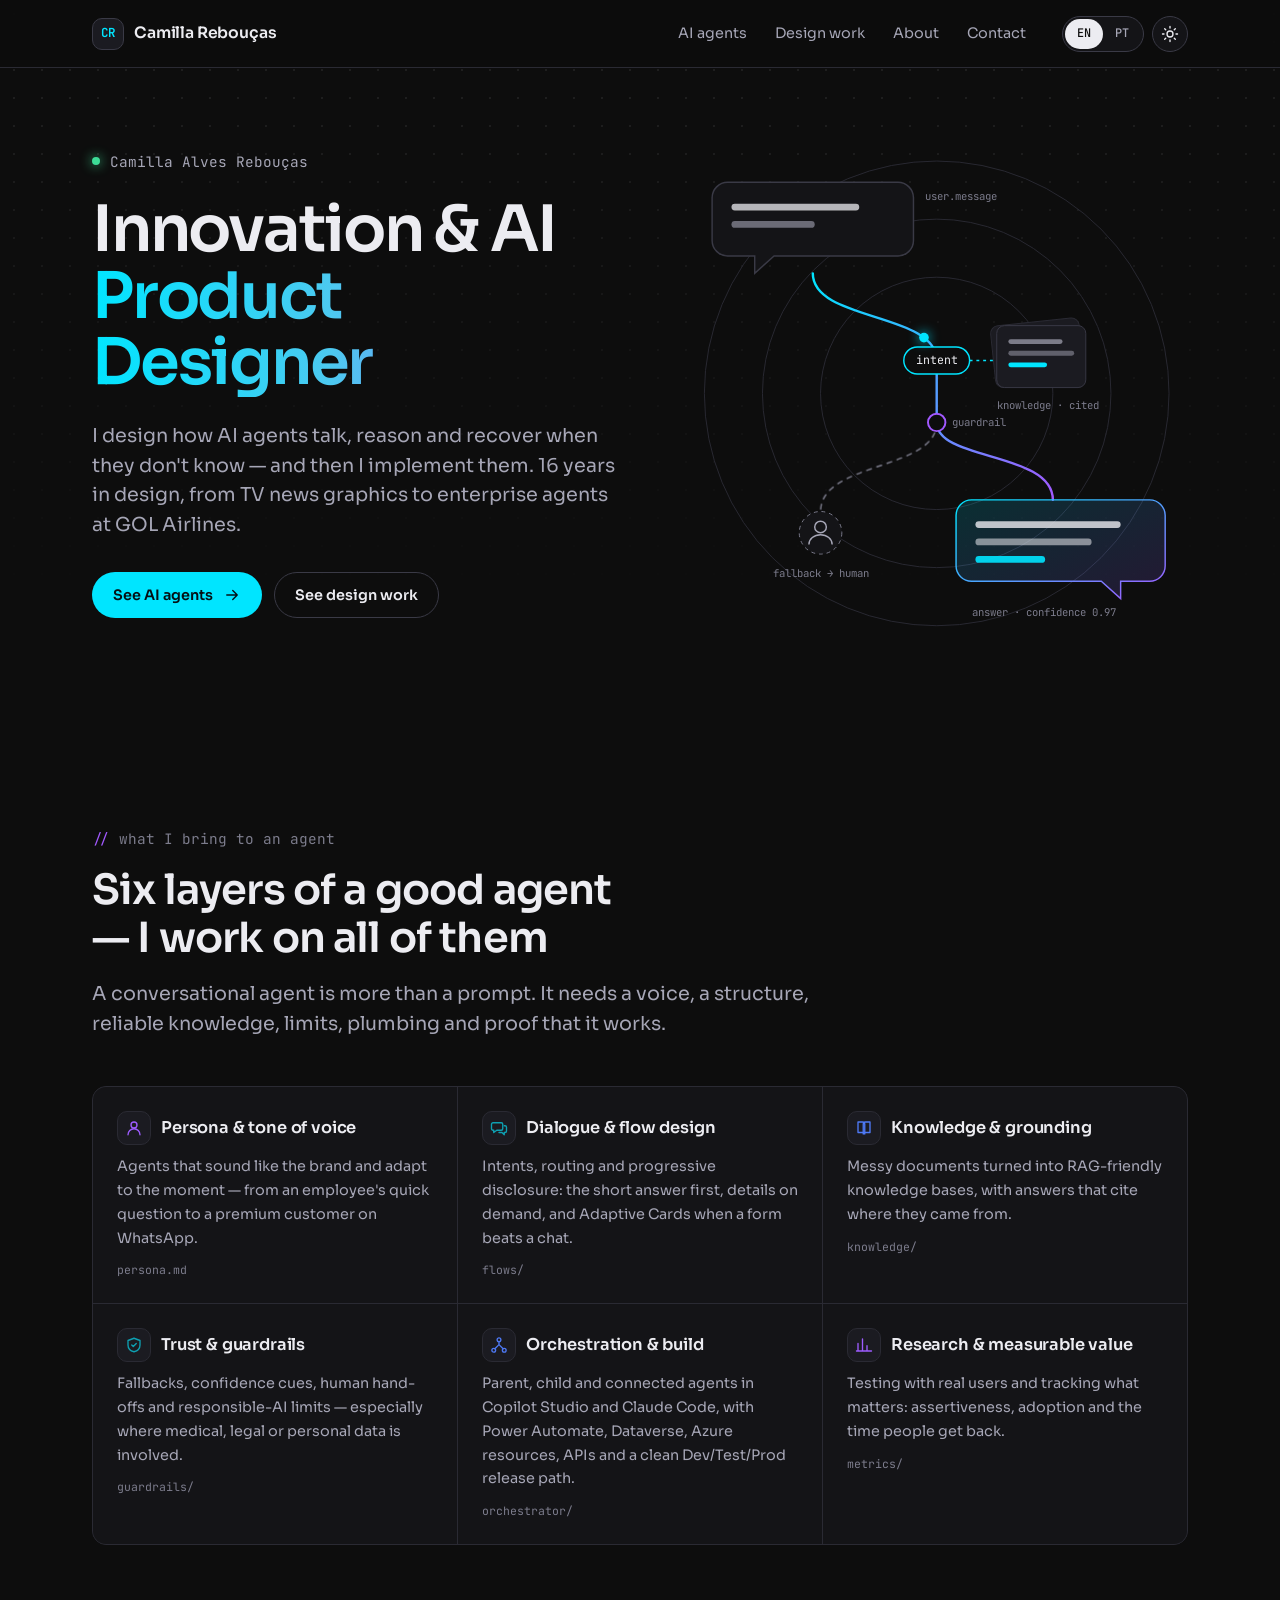
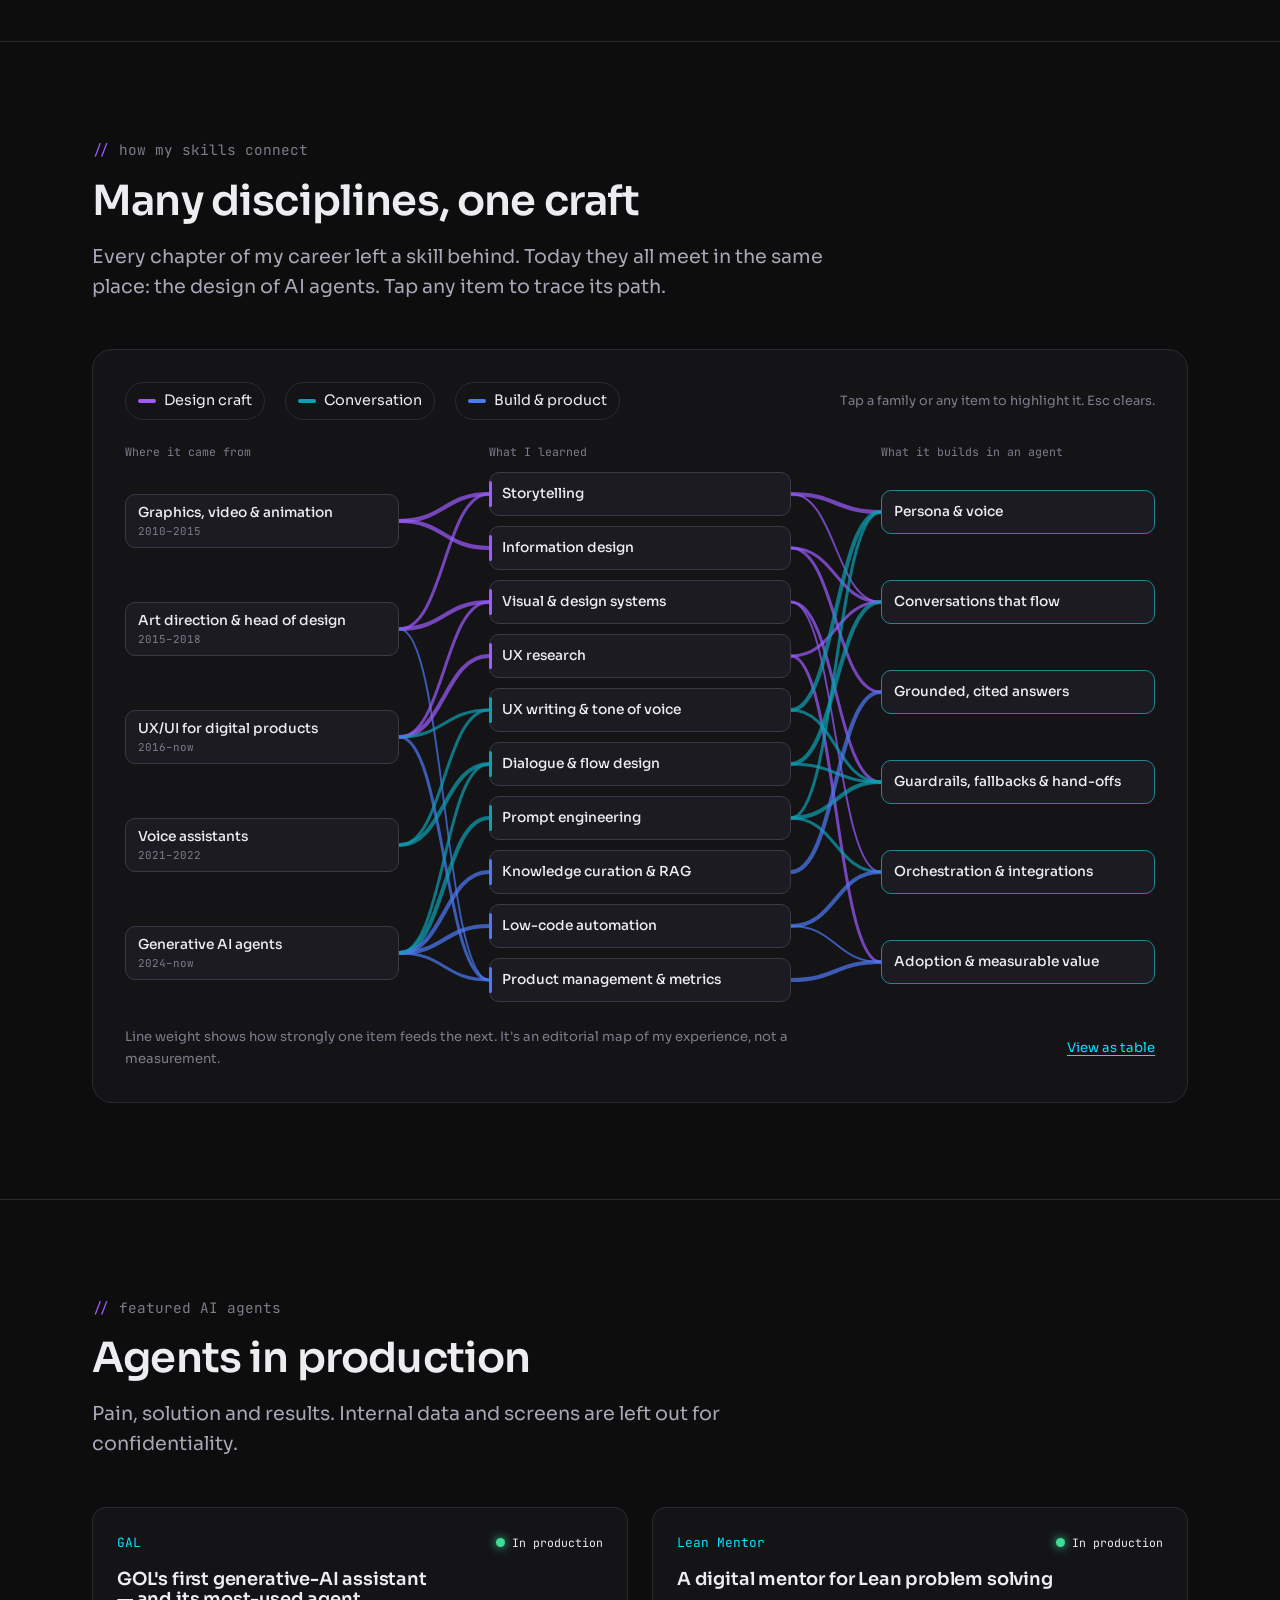
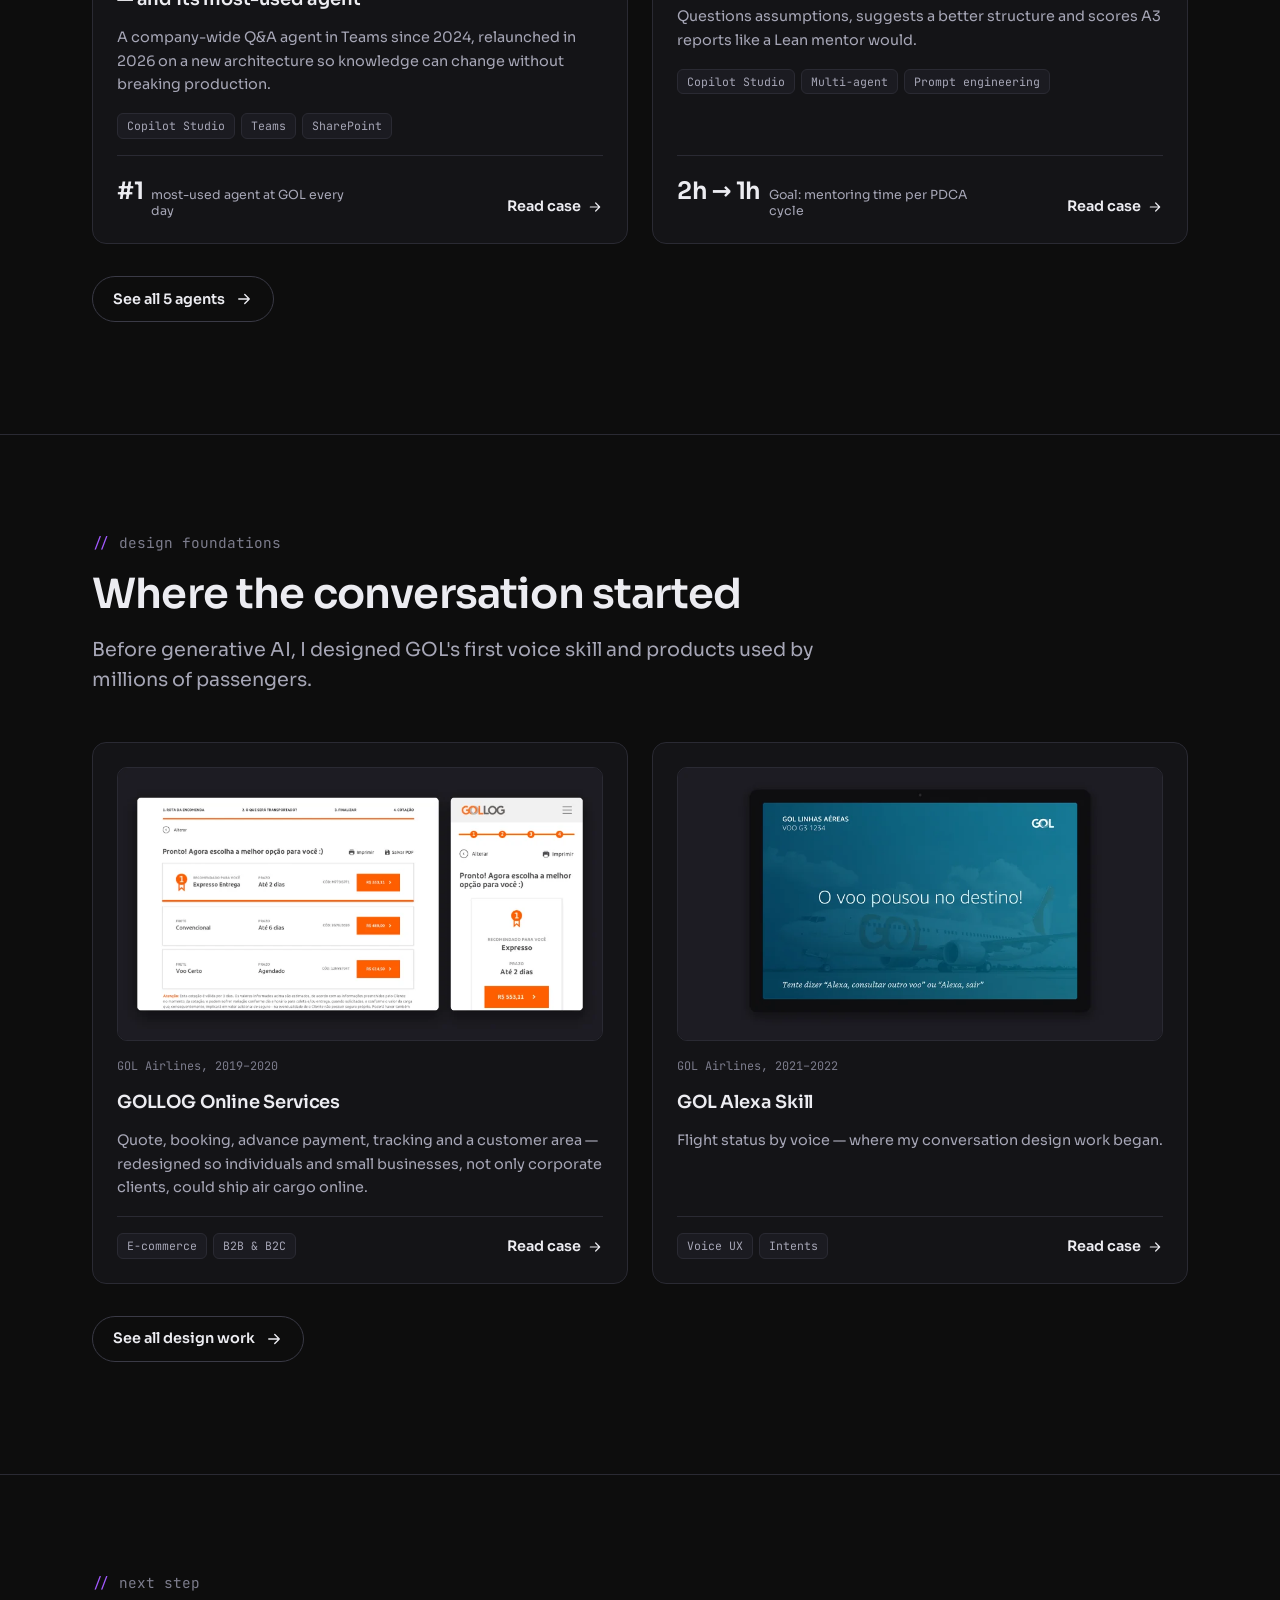
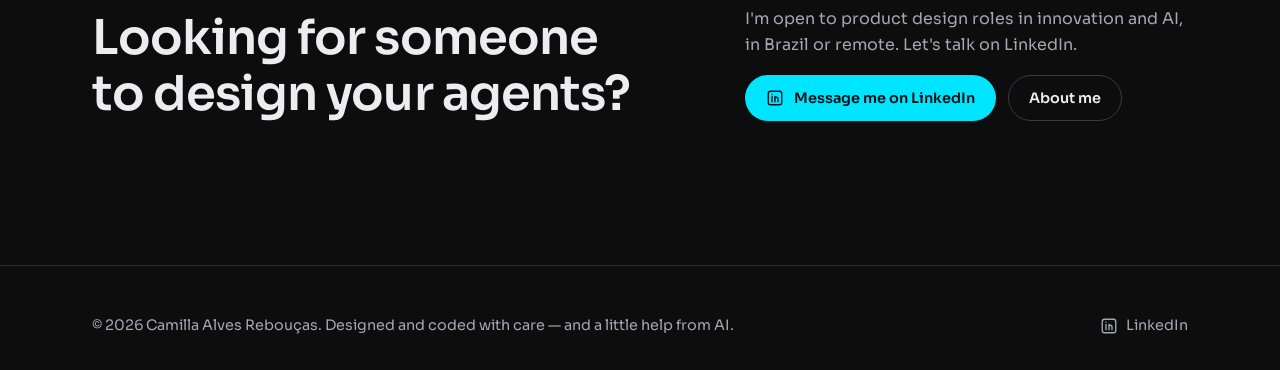
<file: index.html>
<!doctype html>
<html lang="en">
<head>
  <meta charset="utf-8">
  <meta name="viewport" content="width=device-width, initial-scale=1">
  <title>Camilla Rebouças — Innovation &amp; AI Product Designer</title>
  <meta name="description" content="Portfolio of Camilla Alves Rebouças, innovation and AI product designer: digital products and enterprise AI agents, from discovery to measurable results.">
  <meta name="author" content="Camilla Alves Rebouças">
  <meta name="theme-color" content="#0D0D0D">
  <link rel="canonical" href="https://madebycamilla.github.io/">
  <!-- Link preview (LinkedIn, WhatsApp, Slack) -->
  <meta property="og:type" content="website">
  <meta property="og:site_name" content="Camilla Rebouças">
  <meta property="og:title" content="Camilla Rebouças — Innovation &amp; AI Product Designer">
  <meta property="og:description" content="Portfolio of Camilla Alves Rebouças, innovation and AI product designer: digital products and enterprise AI agents, from discovery to measurable results.">
  <meta property="og:url" content="https://madebycamilla.github.io/">
  <meta property="og:image" content="https://madebycamilla.github.io/assets/img/og-image.png?v=2">
  <meta property="og:image:width" content="1200">
  <meta property="og:image:height" content="630">
  <meta name="twitter:card" content="summary_large_image">
  <link rel="icon" href="assets/img/favicon.svg" type="image/svg+xml">
  <link rel="preconnect" href="https://fonts.googleapis.com">
  <link rel="preconnect" href="https://fonts.gstatic.com" crossorigin>
  <link href="https://fonts.googleapis.com/css2?family=JetBrains+Mono:wght@400;500;600&family=Sora:wght@400;500;600;700&display=swap" rel="stylesheet">
  <link rel="stylesheet" href="assets/css/style.css">
  <!-- apply the saved theme before the page paints (dark is the default) -->
  <script>try{if(localStorage.getItem("theme")==="light")document.documentElement.dataset.theme="light"}catch(e){}</script>
</head>
<body data-page="home">
  <a class="skip-link" href="#main" data-i18n="ui.skip">Skip to content</a>
  <header id="site-header" class="site-header"></header>
  <main id="main">

    <!-- HERO: headline + illustration of a conversation flow -->
    <section class="hero" aria-labelledby="hero-title">
      <div class="container">
        <div>
          <p class="hero__name"><span class="dot" aria-hidden="true"></span>Camilla Alves Rebouças</p>
          <h1 id="hero-title"><span data-i18n="hero.l1">Innovation &amp; AI</span> <span class="line2" data-i18n="hero.l2">Product Designer</span></h1>
          <p class="hero__lede" data-i18n="hero.lede">I design how AI agents talk, reason and recover when they don't know — and then I implement them. 16 years in design, from TV news graphics to enterprise agents at GOL Airlines.</p>
          <div class="btn-row">
            <a class="btn btn--primary" href="agents.html" data-internal><span data-i18n="hero.cta1">See AI agents</span> <svg aria-hidden="true" viewBox="0 0 24 24" fill="none" stroke="currentColor" stroke-width="1.8" stroke-linecap="round" stroke-linejoin="round"><use href="#i-arrow"/></svg></a>
            <a class="btn btn--ghost" href="work.html" data-internal><span data-i18n="hero.cta2">See design work</span></a>
          </div>
        </div>

        <figure class="hero-art" aria-labelledby="hero-art-cap">
          <figcaption id="hero-art-cap" class="sr-only" data-i18n="art.caption">Illustration of a conversation flow: a question is understood, grounded in knowledge and answered, with a fallback path that hands off to a person.</figcaption>
          <svg viewBox="0 0 520 520" role="img" aria-hidden="true" focusable="false">
            <defs>
              <linearGradient id="ha-grad" x1="0" y1="0" x2="1" y2="1">
                <stop offset="0" stop-color="var(--cyan)"/><stop offset="1" stop-color="var(--purple)"/>
              </linearGradient>
            </defs>
            <!-- faint rings: the voice / signal past -->
            <g class="ha-rings" fill="none" stroke="var(--line)">
              <circle cx="260" cy="270" r="120"/><circle cx="260" cy="270" r="180"/><circle cx="260" cy="270" r="240"/>
            </g>
            <!-- question bubble -->
            <g class="ha-in">
              <path d="M44 52h176a16 16 0 0 1 16 16v44a16 16 0 0 1-16 16H92l-20 18v-18H44a16 16 0 0 1-16-16V68a16 16 0 0 1 16-16z" fill="var(--surface)" stroke="var(--line-strong)" stroke-width="1.5"/>
              <rect x="48" y="74" width="132" height="7" rx="3.5" fill="var(--text)" opacity=".75"/>
              <rect x="48" y="92" width="86" height="7" rx="3.5" fill="var(--muted)" opacity=".6"/>
              <text x="248" y="70" class="ha-label">user.message</text>
            </g>
            <!-- main path -->
            <path class="ha-path" pathLength="1" d="M132 146 C132 196 260 186 260 236 L260 300 C260 340 380 330 380 380" fill="none" stroke="url(#ha-grad)" stroke-width="2.5" stroke-linecap="round"/>
            <!-- fallback branch -->
            <path class="ha-alt" d="M260 300 C260 350 140 340 140 392" fill="none" stroke="var(--faint)" stroke-width="1.5" stroke-dasharray="5 6" stroke-linecap="round"/>
            <!-- intent node -->
            <g>
              <rect x="226" y="222" width="68" height="28" rx="14" fill="var(--bg)" stroke="var(--cyan)" stroke-width="1.5"/>
              <text x="260" y="240" text-anchor="middle" class="ha-chip">intent</text>
            </g>
            <!-- knowledge stack -->
            <g class="ha-docs">
              <rect x="318" y="196" width="92" height="64" rx="8" fill="var(--surface-2)" stroke="var(--line)" transform="rotate(-6 364 228)"/>
              <rect x="322" y="200" width="92" height="64" rx="8" fill="var(--surface-2)" stroke="var(--line-strong)"/>
              <rect x="334" y="214" width="56" height="5" rx="2.5" fill="var(--muted)" opacity=".7"/>
              <rect x="334" y="226" width="68" height="5" rx="2.5" fill="var(--muted)" opacity=".5"/>
              <rect x="334" y="238" width="40" height="5" rx="2.5" fill="var(--cyan)"/>
              <text x="322" y="286" class="ha-label">knowledge · cited</text>
              <path d="M294 236 H318" stroke="var(--cyan)" stroke-width="1.5" stroke-dasharray="3 4"/>
            </g>
            <!-- guardrail gate -->
            <g>
              <circle cx="260" cy="300" r="9" fill="var(--bg)" stroke="var(--purple)" stroke-width="2"/>
              <text x="276" y="304" class="ha-label">guardrail</text>
            </g>
            <!-- answer bubble -->
            <g class="ha-out">
              <path d="M296 380h184a16 16 0 0 1 16 16v52a16 16 0 0 1-16 16h-30v18l-20-18H296a16 16 0 0 1-16-16v-52a16 16 0 0 1 16-16z" fill="url(#ha-grad)" opacity=".16"/>
              <path d="M296 380h184a16 16 0 0 1 16 16v52a16 16 0 0 1-16 16h-30v18l-20-18H296a16 16 0 0 1-16-16v-52a16 16 0 0 1 16-16z" fill="none" stroke="url(#ha-grad)" stroke-width="1.5"/>
              <rect x="300" y="402" width="150" height="7" rx="3.5" fill="var(--text)" opacity=".8"/>
              <rect x="300" y="420" width="120" height="7" rx="3.5" fill="var(--text)" opacity=".55"/>
              <rect x="300" y="438" width="72" height="7" rx="3.5" fill="var(--cyan)" opacity=".9"/>
              <text x="296" y="500" class="ha-label">answer · confidence 0.97</text>
            </g>
            <!-- hand-off -->
            <g>
              <circle cx="140" cy="414" r="22" fill="var(--surface)" stroke="var(--faint)" stroke-dasharray="4 4"/>
              <circle cx="140" cy="408" r="6" fill="none" stroke="var(--muted)" stroke-width="1.5"/>
              <path d="M128 426a12 10 0 0 1 24 0" fill="none" stroke="var(--muted)" stroke-width="1.5"/>
              <text x="140" y="460" text-anchor="middle" class="ha-label">fallback → human</text>
            </g>
            <!-- traveling signal -->
            <circle class="ha-dot" r="5" fill="var(--cyan)">
              <animateMotion dur="5.5s" repeatCount="indefinite" path="M132 146 C132 196 260 186 260 236 L260 300 C260 340 380 330 380 380"/>
            </circle>
          </svg>
        </figure>
      </div>
    </section>

    <!-- WHAT I BRING -->
    <section class="section" aria-labelledby="caps-title">
      <div class="container">
        <div class="section-head">
          <span class="comment" data-i18n="caps.label">what I bring to an agent</span>
          <h2 id="caps-title" data-i18n="caps.title">Six layers of a good agent — I work on all of them</h2>
          <p data-i18n="caps.lede">A conversational agent is more than a prompt. It needs a voice, a structure, reliable knowledge, limits, plumbing and proof that it works.</p>
        </div>
        <div class="caps">
          <div class="cap">
            <div class="cap__head"><span class="cap__icon" style="color:var(--viz-craft)"><svg aria-hidden="true" viewBox="0 0 24 24" fill="none" stroke="currentColor" stroke-width="1.8" stroke-linecap="round" stroke-linejoin="round"><use href="#i-persona"/></svg></span><h3 data-i18n="cap.persona">Persona & tone of voice</h3></div>
            <p data-i18n="cap.persona.t">Agents that sound like the brand and adapt to the moment — from an employee's quick question to a premium customer on WhatsApp.</p>
            <code>persona.md</code>
          </div>
          <div class="cap">
            <div class="cap__head"><span class="cap__icon" style="color:var(--viz-talk)"><svg aria-hidden="true" viewBox="0 0 24 24" fill="none" stroke="currentColor" stroke-width="1.8" stroke-linecap="round" stroke-linejoin="round"><use href="#i-dialog"/></svg></span><h3 data-i18n="cap.dialog">Dialogue & flow design</h3></div>
            <p data-i18n="cap.dialog.t">Intents, routing and progressive disclosure: the short answer first, details on demand, and Adaptive Cards when a form beats a chat.</p>
            <code>flows/</code>
          </div>
          <div class="cap">
            <div class="cap__head"><span class="cap__icon" style="color:var(--viz-build)"><svg aria-hidden="true" viewBox="0 0 24 24" fill="none" stroke="currentColor" stroke-width="1.8" stroke-linecap="round" stroke-linejoin="round"><use href="#i-book"/></svg></span><h3 data-i18n="cap.ground">Knowledge & grounding</h3></div>
            <p data-i18n="cap.ground.t">Messy documents turned into RAG-friendly knowledge bases, with answers that cite where they came from.</p>
            <code>knowledge/</code>
          </div>
          <div class="cap">
            <div class="cap__head"><span class="cap__icon" style="color:var(--viz-talk)"><svg aria-hidden="true" viewBox="0 0 24 24" fill="none" stroke="currentColor" stroke-width="1.8" stroke-linecap="round" stroke-linejoin="round"><use href="#i-shield"/></svg></span><h3 data-i18n="cap.trust">Trust & guardrails</h3></div>
            <p data-i18n="cap.trust.t">Fallbacks, confidence cues, human hand-offs and responsible-AI limits — especially where medical, legal or personal data is involved.</p>
            <code>guardrails/</code>
          </div>
          <div class="cap">
            <div class="cap__head"><span class="cap__icon" style="color:var(--viz-build)"><svg aria-hidden="true" viewBox="0 0 24 24" fill="none" stroke="currentColor" stroke-width="1.8" stroke-linecap="round" stroke-linejoin="round"><use href="#i-nodes"/></svg></span><h3 data-i18n="cap.orch">Orchestration & build</h3></div>
            <p data-i18n="cap.orch.t">Parent, child and connected agents in Copilot Studio and Claude Code, with Power Automate, Dataverse, Azure resources, APIs and a clean Dev/Test/Prod release path.</p>
            <code>orchestrator/</code>
          </div>
          <div class="cap">
            <div class="cap__head"><span class="cap__icon" style="color:var(--viz-craft)"><svg aria-hidden="true" viewBox="0 0 24 24" fill="none" stroke="currentColor" stroke-width="1.8" stroke-linecap="round" stroke-linejoin="round"><use href="#i-chart"/></svg></span><h3 data-i18n="cap.value">Research & measurable value</h3></div>
            <p data-i18n="cap.value.t">Testing with real users and tracking what matters: assertiveness, adoption and the time people get back.</p>
            <code>metrics/</code>
          </div>
        </div>
      </div>
    </section>

    <!-- SKILLS INFOGRAPHIC -->
    <section class="section" id="skills" aria-labelledby="skills-title">
      <div class="container">
        <div class="section-head">
          <span class="comment" data-i18n="skills.label">how my skills connect</span>
          <h2 id="skills-title" data-i18n="skills.title">Many disciplines, one craft</h2>
          <p data-i18n="skills.lede">Every chapter of my career left a skill behind. Today they all meet in the same place: the design of AI agents. Tap any item to trace its path.</p>
        </div>
        <div class="flow-wrap" id="skills-flow"></div>
      </div>
    </section>

    <!-- FEATURED AGENTS -->
    <section class="section" aria-labelledby="fa-title">
      <div class="container">
        <div class="section-head">
          <span class="comment" data-i18n="fa.label">featured AI agents</span>
          <h2 id="fa-title" data-i18n="fa.title">Agents in production</h2>
          <p data-i18n="fa.lede">Pain, solution and results. Internal data and screens are left out for confidentiality.</p>
        </div>
        <div class="grid grid--2" id="featured-agents"></div>
        <p style="margin-top:var(--s4)"><a class="btn btn--ghost" href="agents.html" data-internal><span data-i18n="fa.all">See all 5 agents</span> <svg aria-hidden="true" viewBox="0 0 24 24" fill="none" stroke="currentColor" stroke-width="1.8" stroke-linecap="round" stroke-linejoin="round"><use href="#i-arrow"/></svg></a></p>
      </div>
    </section>

    <!-- FEATURED DESIGN WORK -->
    <section class="section" aria-labelledby="fw-title">
      <div class="container">
        <div class="section-head">
          <span class="comment" data-i18n="fw.label">design foundations</span>
          <h2 id="fw-title" data-i18n="fw.title">Where the conversation started</h2>
          <p data-i18n="fw.lede">Before generative AI, I designed GOL's first voice skill and products used by millions of passengers.</p>
        </div>
        <div class="grid grid--2" id="featured-work"></div>
        <p style="margin-top:var(--s4)"><a class="btn btn--ghost" href="work.html" data-internal><span data-i18n="fw.all">See all design work</span> <svg aria-hidden="true" viewBox="0 0 24 24" fill="none" stroke="currentColor" stroke-width="1.8" stroke-linecap="round" stroke-linejoin="round"><use href="#i-arrow"/></svg></a></p>
      </div>
    </section>

    <!-- FINAL CTA -->
    <section class="section" aria-labelledby="cta-title">
      <div class="container cta-band">
        <div>
          <span class="comment" data-i18n="cta.label">next step</span>
          <h2 id="cta-title" data-i18n="cta.title">Looking for someone to design your agents?</h2>
        </div>
        <div>
          <p class="muted" data-i18n="cta.text">I'm open to product design roles in innovation and AI, in Brazil or remote. Let's talk on LinkedIn.</p>
          <div class="btn-row">
            <a class="btn btn--primary" href="https://www.linkedin.com/in/careboucas" target="_blank" rel="noopener"><svg aria-hidden="true" viewBox="0 0 24 24" fill="none" stroke="currentColor" stroke-width="1.8" stroke-linecap="round" stroke-linejoin="round"><use href="#i-linkedin"/></svg> <span data-i18n="cta.btn">Message me on LinkedIn</span></a>
            <a class="btn btn--ghost" href="about.html" data-internal data-i18n="cta.about">About me</a>
          </div>
        </div>
      </div>
    </section>
  </main>
  <footer id="site-footer" class="site-footer"></footer>

  <script src="assets/js/data.js" defer></script>
  <script src="assets/js/i18n.js" defer></script>
  <script src="assets/js/skills-flow.js" defer></script>
  <script src="assets/js/main.js" defer></script>
</body>
</html>
</file>
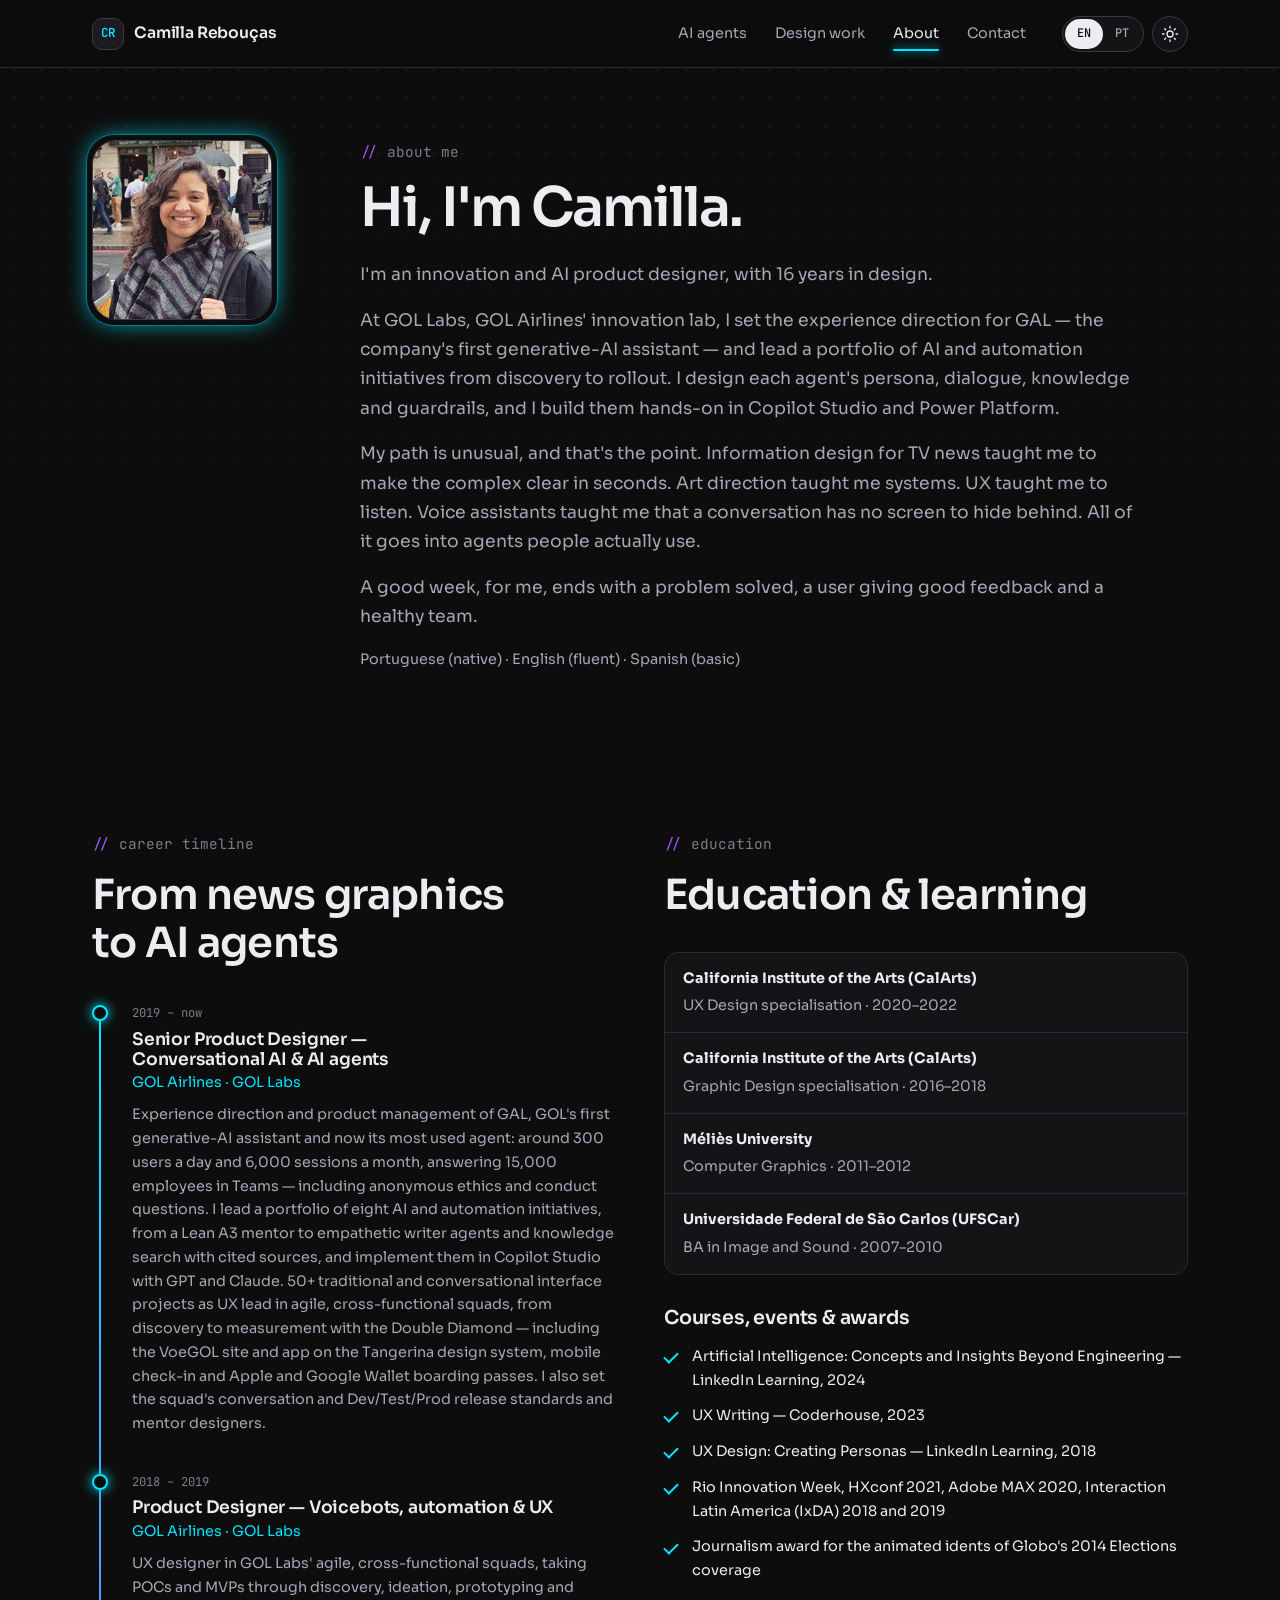
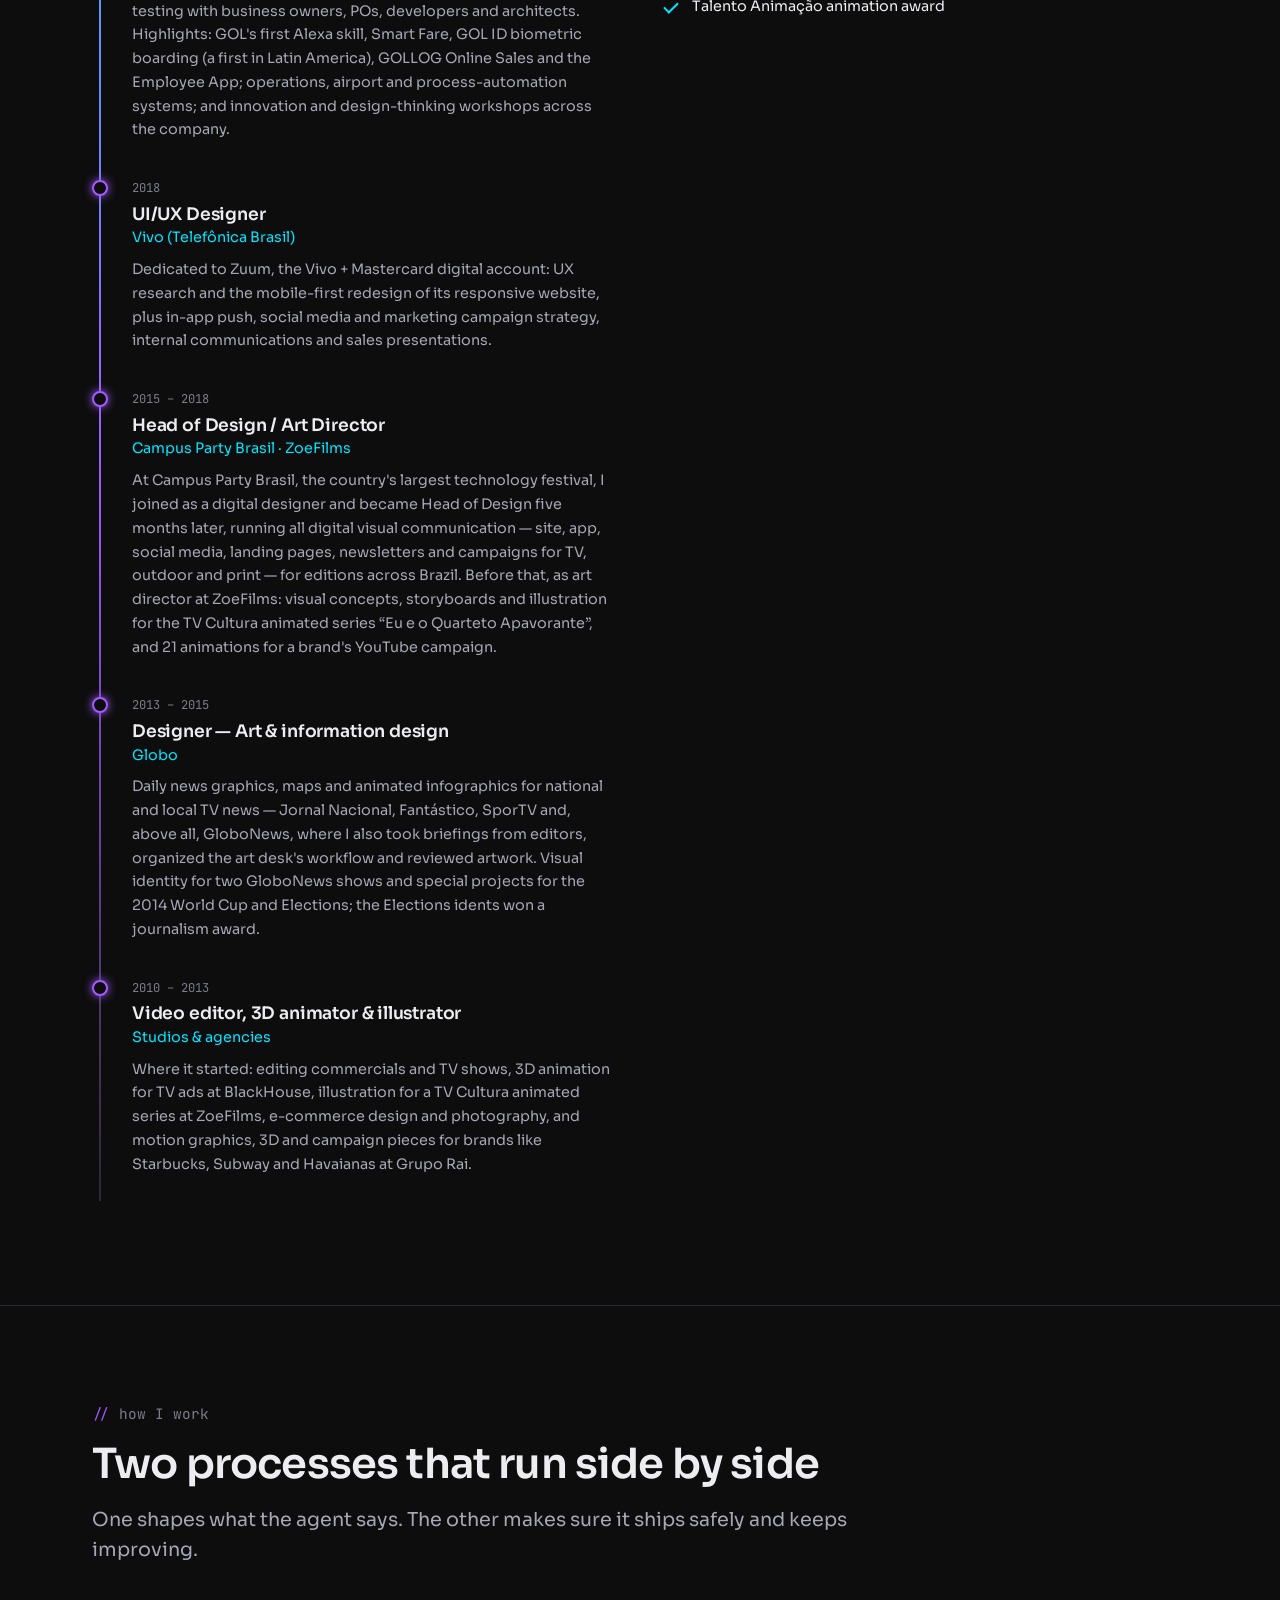
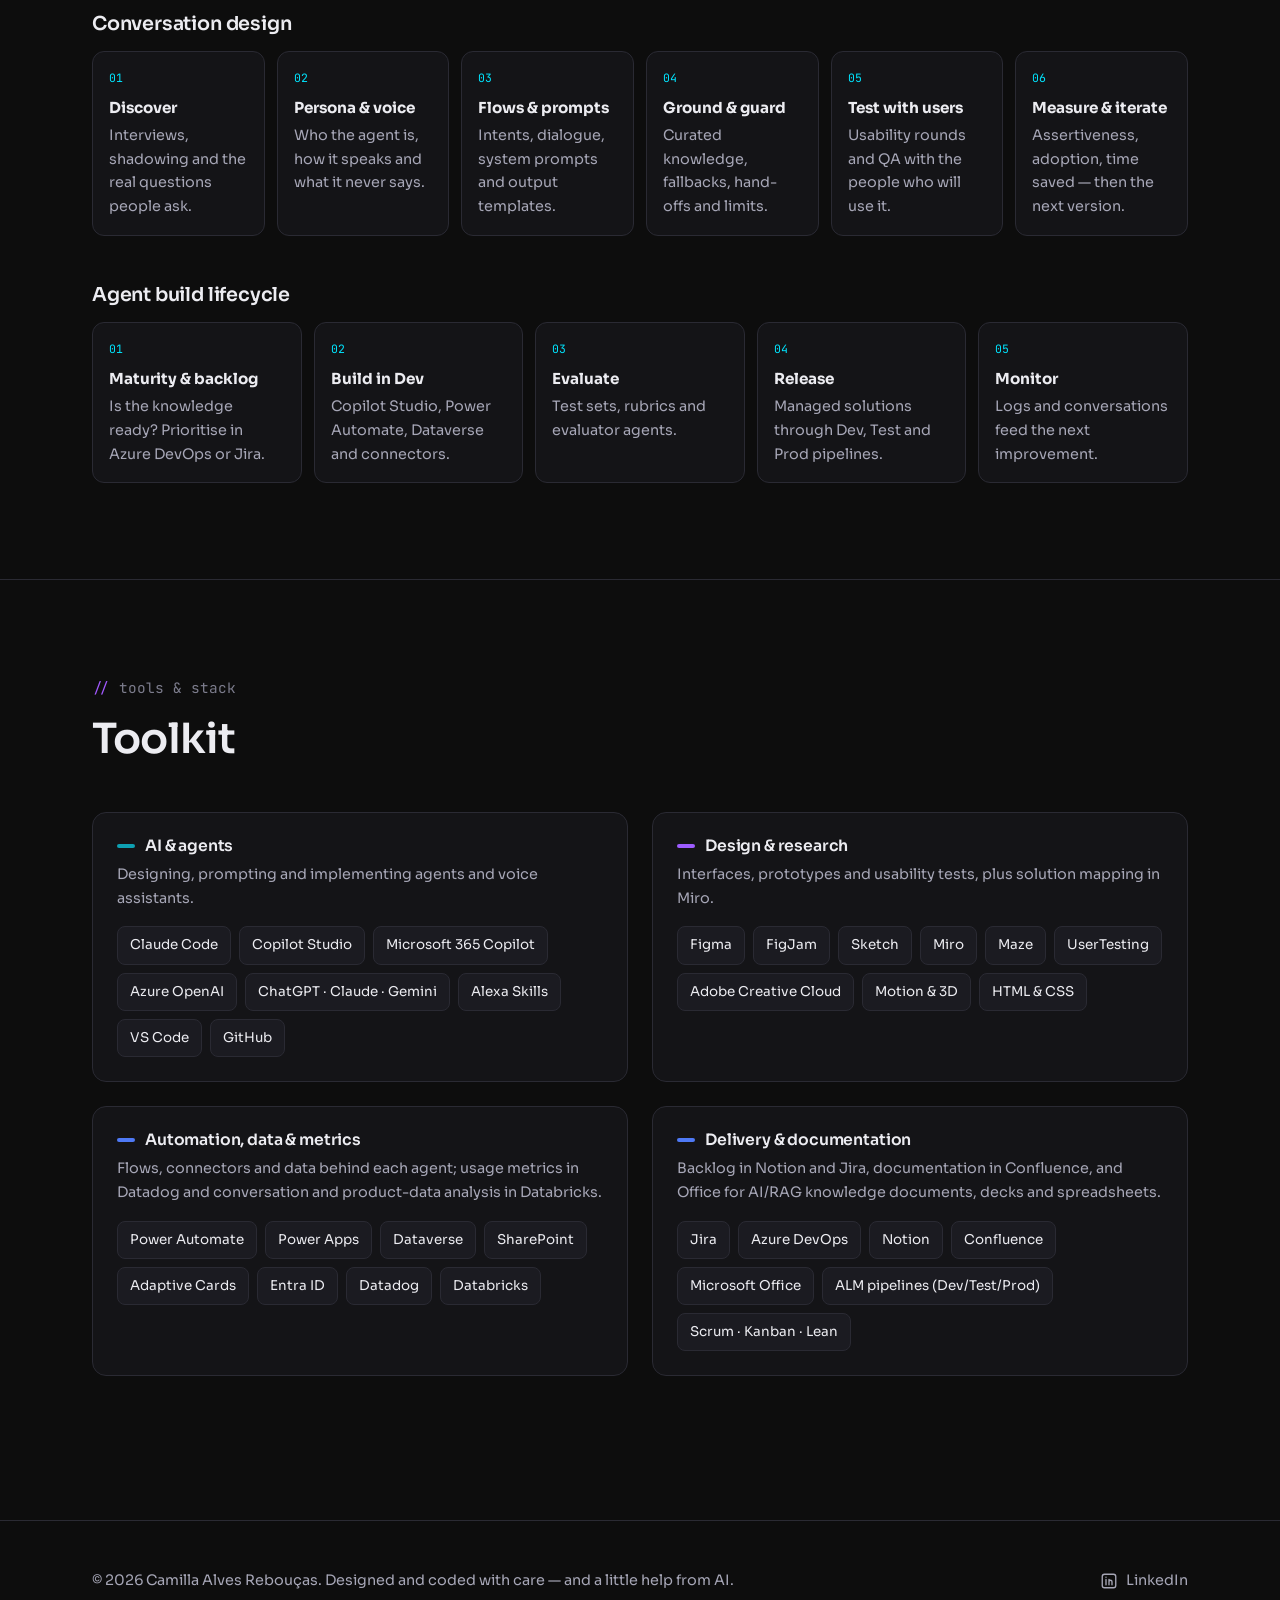
<file: about.html>
<!doctype html>
<html lang="en">
<head>
  <meta charset="utf-8">
  <meta name="viewport" content="width=device-width, initial-scale=1">
  <title>About — Camilla Rebouças</title>
  <meta name="description" content="Camilla Alves Rebouças, innovation and AI product designer: 16 years in design, from TV news graphics to digital products and enterprise AI agents at GOL Airlines.">
  <meta name="author" content="Camilla Alves Rebouças">
  <meta name="theme-color" content="#0D0D0D">
  <link rel="canonical" href="https://madebycamilla.github.io/about.html">
  <!-- Link preview (LinkedIn, WhatsApp, Slack) -->
  <meta property="og:type" content="website">
  <meta property="og:site_name" content="Camilla Rebouças">
  <meta property="og:title" content="About — Camilla Rebouças">
  <meta property="og:description" content="Camilla Alves Rebouças, innovation and AI product designer: 16 years in design, from TV news graphics to digital products and enterprise AI agents at GOL Airlines.">
  <meta property="og:url" content="https://madebycamilla.github.io/about.html">
  <meta property="og:image" content="https://madebycamilla.github.io/assets/img/og-image.png?v=2">
  <meta property="og:image:width" content="1200">
  <meta property="og:image:height" content="630">
  <meta name="twitter:card" content="summary_large_image">
  <link rel="icon" href="assets/img/favicon.svg" type="image/svg+xml">
  <link rel="preconnect" href="https://fonts.googleapis.com">
  <link rel="preconnect" href="https://fonts.gstatic.com" crossorigin>
  <link href="https://fonts.googleapis.com/css2?family=JetBrains+Mono:wght@400;500;600&family=Sora:wght@400;500;600;700&display=swap" rel="stylesheet">
  <link rel="stylesheet" href="assets/css/style.css">
  <!-- apply the saved theme before the page paints (dark is the default) -->
  <script>try{if(localStorage.getItem("theme")==="light")document.documentElement.dataset.theme="light"}catch(e){}</script>
</head>
<body data-page="about">
  <a class="skip-link" href="#main" data-i18n="ui.skip">Skip to content</a>
  <header id="site-header" class="site-header"></header>
  <main id="main">

    <section class="page-hero">
      <div class="container about-intro">
        <div class="portrait"><img src="assets/img/camilla-reboucas.webp" width="352" height="352" alt="Portrait of Camilla Alves Rebouças, smiling, on a city street" data-i18n-attr="alt:ab.photoAlt"></div>
        <div class="bio">
          <span class="comment" data-i18n="ab.label">about me</span>
          <h1 style="margin-bottom:var(--s3)" data-i18n="ab.title">Hi, I'm Camilla.</h1>
          <p data-i18n="ab.b1">I'm an innovation and AI product designer, with 16 years in design.</p>
          <p class="muted" data-i18n="ab.b2">At GOL Labs, GOL Airlines' innovation lab, I set the experience direction for GAL — the company's first generative-AI assistant — and lead a portfolio of AI and automation initiatives from discovery to rollout. I design each agent's persona, dialogue, knowledge and guardrails, and I build them hands-on in Copilot Studio and Power Platform.</p>
          <p class="muted" data-i18n="ab.b3">My path is unusual, and that's the point. Information design for TV news taught me to make the complex clear in seconds. Art direction taught me systems. UX taught me to listen. Voice assistants taught me that a conversation has no screen to hide behind. All of it goes into agents people actually use.</p>
          <p class="muted" data-i18n="ab.b4">A good week, for me, ends with a problem solved, a user giving good feedback and a healthy team.</p>
          <p class="muted" style="font-size:var(--fs-sm)" data-i18n="ab.langs">Portuguese (native) · English (fluent) · Spanish (basic)</p>
        </div>
      </div>
    </section>

    <section class="section" aria-labelledby="tl-title">
      <div class="container grid grid--2" style="gap:var(--s5)">
        <div>
          <span class="comment" data-i18n="ab.tlLabel">career timeline</span>
          <h2 id="tl-title" style="margin-bottom:var(--s4)" data-i18n="ab.tlTitle">From news graphics to AI agents</h2>
          <ol class="timeline" id="timeline"></ol>
        </div>
        <div>
          <span class="comment" data-i18n="ab.eduLabel">education</span>
          <h2 style="margin-bottom:var(--s4)" data-i18n="ab.eduTitle">Education & learning</h2>
          <ul class="edu" id="education"></ul>
          <h3 style="margin:var(--s4) 0 var(--s2)" data-i18n="ab.certTitle">Courses, events & awards</h3>
          <ul class="ticks" style="font-size:var(--fs-sm)">
            <li data-i18n="ab.cert1">Artificial Intelligence: Concepts and Insights Beyond Engineering — LinkedIn Learning, 2024</li>
            <li>UX Writing — Coderhouse, 2023</li>
            <li>UX Design: Creating Personas — LinkedIn Learning, 2018</li>
            <li data-i18n="ab.cert4">Rio Innovation Week, HXconf 2021, Adobe MAX 2020, Interaction Latin America (IxDA) 2018 and 2019</li>
            <li data-i18n="ab.cert5">Journalism award for the animated idents of Globo's 2014 Elections coverage</li>
            <li data-i18n="ab.cert6">Talento Animação animation award</li>
          </ul>
        </div>
      </div>
    </section>

    <section class="section" aria-labelledby="proc-title">
      <div class="container">
        <div class="section-head">
          <span class="comment" data-i18n="ab.procLabel">how I work</span>
          <h2 id="proc-title" data-i18n="ab.procTitle">Two processes that run side by side</h2>
          <p data-i18n="ab.procLede">One shapes what the agent says. The other makes sure it ships safely and keeps improving.</p>
        </div>
        <h3 style="margin-bottom:var(--s2)" data-i18n="ab.p1">Conversation design</h3>
        <ol class="steps steps--row" style="--n:6;margin-bottom:var(--s5)">
            <li><b data-i18n="ab.p1.1">Discover</b><span data-i18n="ab.p1.1t">Interviews, shadowing and the real questions people ask.</span></li>
            <li><b data-i18n="ab.p1.2">Persona & voice</b><span data-i18n="ab.p1.2t">Who the agent is, how it speaks and what it never says.</span></li>
            <li><b data-i18n="ab.p1.3">Flows & prompts</b><span data-i18n="ab.p1.3t">Intents, dialogue, system prompts and output templates.</span></li>
            <li><b data-i18n="ab.p1.4">Ground & guard</b><span data-i18n="ab.p1.4t">Curated knowledge, fallbacks, hand-offs and limits.</span></li>
            <li><b data-i18n="ab.p1.5">Test with users</b><span data-i18n="ab.p1.5t">Usability rounds and QA with the people who will use it.</span></li>
            <li><b data-i18n="ab.p1.6">Measure & iterate</b><span data-i18n="ab.p1.6t">Assertiveness, adoption, time saved — then the next version.</span></li>
        </ol>
        <h3 style="margin-bottom:var(--s2)" data-i18n="ab.p2">Agent build lifecycle</h3>
        <ol class="steps steps--row" style="--n:5">
            <li><b data-i18n="ab.p2.1">Maturity & backlog</b><span data-i18n="ab.p2.1t">Is the knowledge ready? Prioritise in Azure DevOps or Jira.</span></li>
            <li><b data-i18n="ab.p2.2">Build in Dev</b><span data-i18n="ab.p2.2t">Copilot Studio, Power Automate, Dataverse and connectors.</span></li>
            <li><b data-i18n="ab.p2.3">Evaluate</b><span data-i18n="ab.p2.3t">Test sets, rubrics and evaluator agents.</span></li>
            <li><b data-i18n="ab.p2.4">Release</b><span data-i18n="ab.p2.4t">Managed solutions through Dev, Test and Prod pipelines.</span></li>
            <li><b data-i18n="ab.p2.5">Monitor</b><span data-i18n="ab.p2.5t">Logs and conversations feed the next improvement.</span></li>
        </ol>
      </div>
    </section>

    <section class="section" aria-labelledby="tk-title">
      <div class="container">
        <div class="section-head">
          <span class="comment" data-i18n="ab.tkLabel">tools & stack</span>
          <h2 id="tk-title" data-i18n="ab.tkTitle">Toolkit</h2>
        </div>
        <div class="toolkit" id="toolkit"></div>
      </div>
    </section>
  </main>
  <footer id="site-footer" class="site-footer"></footer>

  <script src="assets/js/data.js" defer></script>
  <script src="assets/js/i18n.js" defer></script>
  <script src="assets/js/main.js" defer></script>
</body>
</html>
</file>
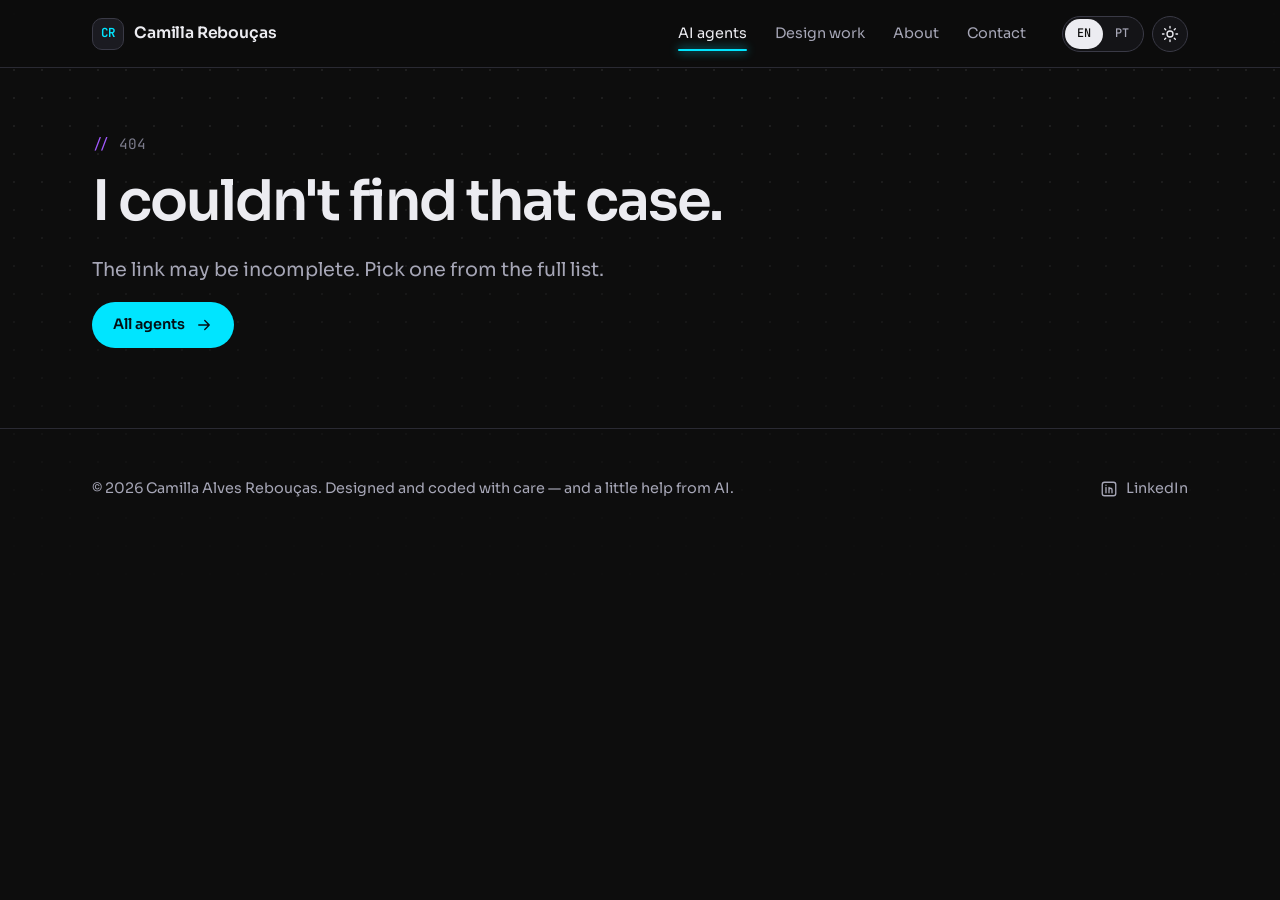
<file: agent.html>
<!doctype html>
<html lang="en">
<head>
  <meta charset="utf-8">
  <meta name="viewport" content="width=device-width, initial-scale=1">
  <title>AI agent case — Camilla Rebouças</title>
  <meta name="description" content="An AI agent case study by Camilla Rebouças: pain, solution, architecture and results.">
  <meta name="author" content="Camilla Alves Rebouças">
  <meta name="theme-color" content="#0D0D0D">
  <link rel="canonical" href="https://madebycamilla.github.io/agent.html">
  <!-- Link preview (LinkedIn, WhatsApp, Slack) -->
  <meta property="og:type" content="website">
  <meta property="og:site_name" content="Camilla Rebouças">
  <meta property="og:title" content="AI agent case — Camilla Rebouças">
  <meta property="og:description" content="An AI agent case study by Camilla Rebouças: pain, solution, architecture and results.">
  <meta property="og:url" content="https://madebycamilla.github.io/agent.html">
  <meta property="og:image" content="https://madebycamilla.github.io/assets/img/og-image.png?v=2">
  <meta property="og:image:width" content="1200">
  <meta property="og:image:height" content="630">
  <meta name="twitter:card" content="summary_large_image">
  <link rel="icon" href="assets/img/favicon.svg" type="image/svg+xml">
  <link rel="preconnect" href="https://fonts.googleapis.com">
  <link rel="preconnect" href="https://fonts.gstatic.com" crossorigin>
  <link href="https://fonts.googleapis.com/css2?family=JetBrains+Mono:wght@400;500;600&family=Sora:wght@400;500;600;700&display=swap" rel="stylesheet">
  <link rel="stylesheet" href="assets/css/style.css">
  <!-- apply the saved theme before the page paints (dark is the default) -->
  <script>try{if(localStorage.getItem("theme")==="light")document.documentElement.dataset.theme="light"}catch(e){}</script>
</head>
<body data-page="agent">
  <a class="skip-link" href="#main" data-i18n="ui.skip">Skip to content</a>
  <header id="site-header" class="site-header"></header>
  <main id="main">

    <!-- Content comes from assets/js/data.js (PORTFOLIO.agents). Open agent.html?id=gal -->
    <div id="case"><noscript><div class="container" style="padding-block:4rem"><p>This page needs JavaScript to show the case study.</p></div></noscript></div>
  </main>
  <footer id="site-footer" class="site-footer"></footer>

  <script src="assets/js/data.js" defer></script>
  <script src="assets/js/i18n.js" defer></script>
  <script src="assets/js/main.js" defer></script>
</body>
</html>
</file>
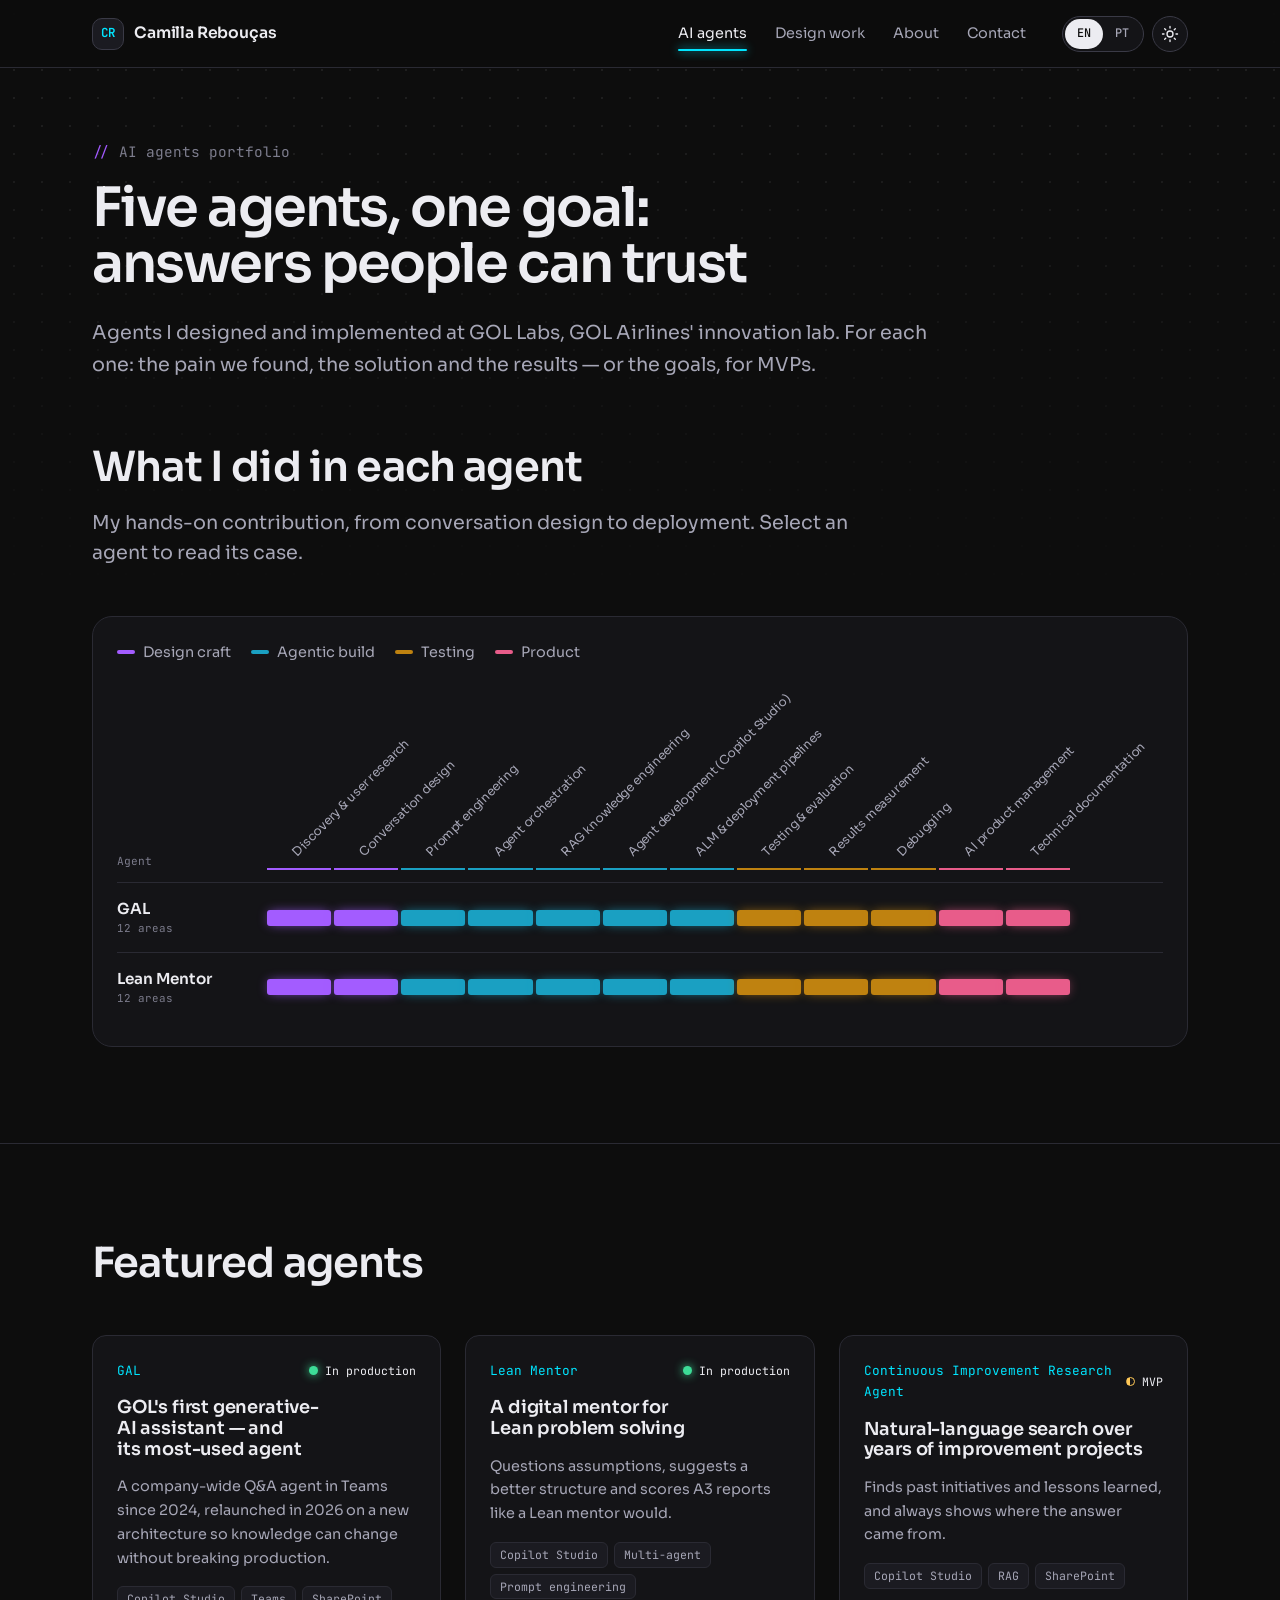
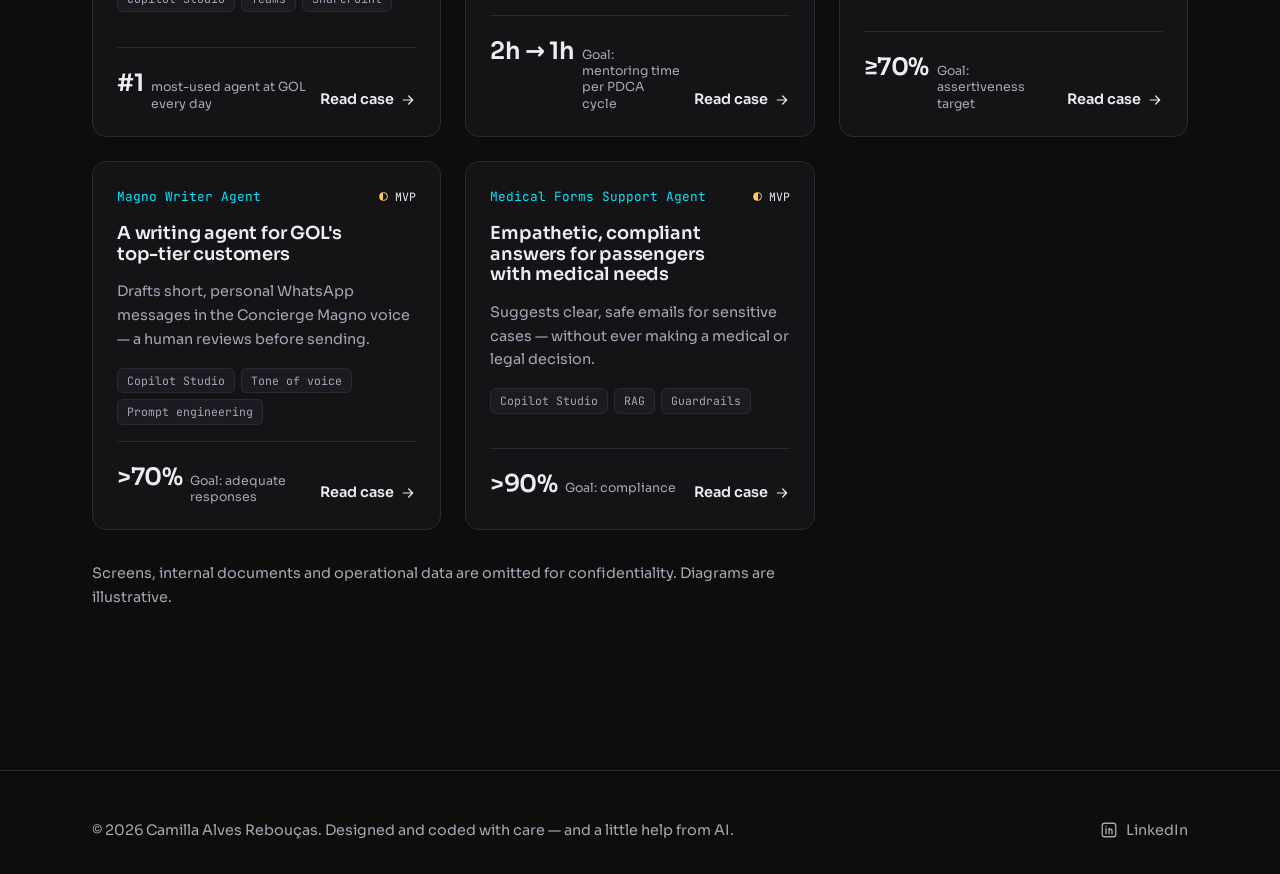
<file: agents.html>
<!doctype html>
<html lang="en">
<head>
  <meta charset="utf-8">
  <meta name="viewport" content="width=device-width, initial-scale=1">
  <title>AI agents — Camilla Rebouças</title>
  <meta name="description" content="Enterprise AI agents designed and implemented by Camilla Rebouças at GOL Labs: conversation design, prompt engineering, RAG, multi-agent orchestration and Copilot Studio development.">
  <meta name="author" content="Camilla Alves Rebouças">
  <meta name="theme-color" content="#0D0D0D">
  <link rel="canonical" href="https://madebycamilla.github.io/agents.html">
  <!-- Link preview (LinkedIn, WhatsApp, Slack) -->
  <meta property="og:type" content="website">
  <meta property="og:site_name" content="Camilla Rebouças">
  <meta property="og:title" content="AI agents — Camilla Rebouças">
  <meta property="og:description" content="Enterprise AI agents designed and implemented by Camilla Rebouças at GOL Labs: conversation design, prompt engineering, RAG, multi-agent orchestration and Copilot Studio development.">
  <meta property="og:url" content="https://madebycamilla.github.io/agents.html">
  <meta property="og:image" content="https://madebycamilla.github.io/assets/img/og-image.png?v=2">
  <meta property="og:image:width" content="1200">
  <meta property="og:image:height" content="630">
  <meta name="twitter:card" content="summary_large_image">
  <link rel="icon" href="assets/img/favicon.svg" type="image/svg+xml">
  <link rel="preconnect" href="https://fonts.googleapis.com">
  <link rel="preconnect" href="https://fonts.gstatic.com" crossorigin>
  <link href="https://fonts.googleapis.com/css2?family=JetBrains+Mono:wght@400;500;600&family=Sora:wght@400;500;600;700&display=swap" rel="stylesheet">
  <link rel="stylesheet" href="assets/css/style.css">
  <!-- apply the saved theme before the page paints (dark is the default) -->
  <script>try{if(localStorage.getItem("theme")==="light")document.documentElement.dataset.theme="light"}catch(e){}</script>
</head>
<body data-page="agents">
  <a class="skip-link" href="#main" data-i18n="ui.skip">Skip to content</a>
  <header id="site-header" class="site-header"></header>
  <main id="main">

    <section class="page-hero">
      <div class="container">
        <span class="comment" data-i18n="ag.label">AI agents portfolio</span>
        <h1 data-i18n="ag.title">Five agents, one goal: answers people can trust</h1>
        <p data-i18n="ag.lede">Agents I designed and implemented at GOL Labs, GOL Airlines' innovation lab. For each one: the pain we found, the solution and the results — or the goals, for MVPs.</p>
      </div>
    </section>

    <section class="section" aria-labelledby="contrib-title" style="padding-top:0;border-top:0">
      <div class="container">
        <div class="section-head">
          <h2 id="contrib-title" data-i18n="ag.lcTitle">What I did in each agent</h2>
          <p data-i18n="ag.lcLede">My hands-on contribution, from conversation design to deployment. Select an agent to read its case.</p>
        </div>
        <div class="contrib" id="contrib"></div>
      </div>
    </section>

    <section class="section" aria-labelledby="ag-grid-title">
      <div class="container">
        <div class="section-head">
          <h2 id="ag-grid-title" data-i18n="ag.gridTitle">Featured agents</h2>
        </div>
        <div class="grid grid--3" id="agent-grid"></div>
        <p class="muted" style="margin-top:var(--s4);font-size:var(--fs-sm)" data-i18n="ui.confidential">Screens, internal documents and operational data are omitted for confidentiality. Diagrams are illustrative.</p>
      </div>
    </section>
  </main>
  <footer id="site-footer" class="site-footer"></footer>

  <script src="assets/js/data.js" defer></script>
  <script src="assets/js/i18n.js" defer></script>
  <script src="assets/js/main.js" defer></script>
</body>
</html>
</file>
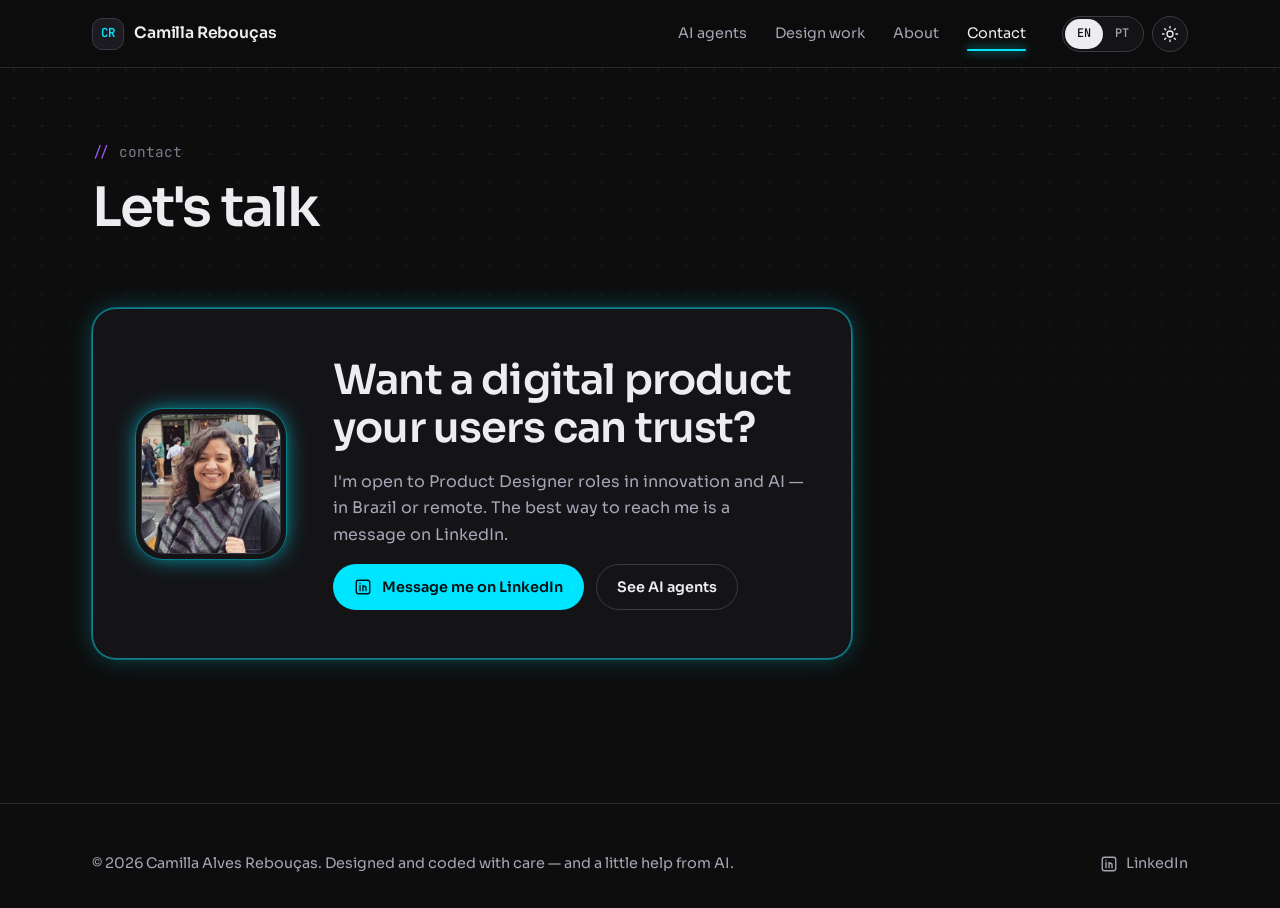
<file: contact.html>
<!doctype html>
<html lang="en">
<head>
  <meta charset="utf-8">
  <meta name="viewport" content="width=device-width, initial-scale=1">
  <title>Contact — Camilla Rebouças</title>
  <meta name="description" content="Get in touch with Camilla Alves Rebouças, innovation and AI product designer, on LinkedIn.">
  <meta name="author" content="Camilla Alves Rebouças">
  <meta name="theme-color" content="#0D0D0D">
  <link rel="canonical" href="https://madebycamilla.github.io/contact.html">
  <!-- Link preview (LinkedIn, WhatsApp, Slack) -->
  <meta property="og:type" content="website">
  <meta property="og:site_name" content="Camilla Rebouças">
  <meta property="og:title" content="Contact — Camilla Rebouças">
  <meta property="og:description" content="Get in touch with Camilla Alves Rebouças, innovation and AI product designer, on LinkedIn.">
  <meta property="og:url" content="https://madebycamilla.github.io/contact.html">
  <meta property="og:image" content="https://madebycamilla.github.io/assets/img/og-image.png?v=2">
  <meta property="og:image:width" content="1200">
  <meta property="og:image:height" content="630">
  <meta name="twitter:card" content="summary_large_image">
  <link rel="icon" href="assets/img/favicon.svg" type="image/svg+xml">
  <link rel="preconnect" href="https://fonts.googleapis.com">
  <link rel="preconnect" href="https://fonts.gstatic.com" crossorigin>
  <link href="https://fonts.googleapis.com/css2?family=JetBrains+Mono:wght@400;500;600&family=Sora:wght@400;500;600;700&display=swap" rel="stylesheet">
  <link rel="stylesheet" href="assets/css/style.css">
  <!-- apply the saved theme before the page paints (dark is the default) -->
  <script>try{if(localStorage.getItem("theme")==="light")document.documentElement.dataset.theme="light"}catch(e){}</script>
</head>
<body data-page="contact">
  <a class="skip-link" href="#main" data-i18n="ui.skip">Skip to content</a>
  <header id="site-header" class="site-header"></header>
  <main id="main">

    <section class="page-hero">
      <div class="container">
        <span class="comment" data-i18n="ct.label">contact</span>
        <h1 data-i18n="ct.h1">Let's talk</h1>
      </div>
    </section>
    <section class="section" style="padding-top:0;border-top:0">
      <div class="container">
        <div class="contact-card">
          <div class="portrait"><img src="assets/img/camilla-reboucas.webp" width="352" height="352" alt="Portrait of Camilla Alves Rebouças, smiling, on a city street" data-i18n-attr="alt:ab.photoAlt"></div>
          <div>
            <h2 data-i18n="ct.title">Want a digital product your users can trust?</h2>
            <p data-i18n="ct.text">I'm open to Product Designer roles in innovation and AI — in Brazil or remote. The best way to reach me is a message on LinkedIn.</p>
            <div class="btn-row">
              <a class="btn btn--primary" href="https://www.linkedin.com/in/careboucas" target="_blank" rel="noopener"><svg aria-hidden="true" viewBox="0 0 24 24" fill="none" stroke="currentColor" stroke-width="1.8" stroke-linecap="round" stroke-linejoin="round"><use href="#i-linkedin"/></svg> <span data-i18n="cta.btn">Message me on LinkedIn</span></a>
              <a class="btn btn--ghost" href="agents.html" data-internal data-i18n="hero.cta1">See AI agents</a>
            </div>
          </div>
        </div>
      </div>
    </section>
  </main>
  <footer id="site-footer" class="site-footer"></footer>

  <script src="assets/js/data.js" defer></script>
  <script src="assets/js/i18n.js" defer></script>
  <script src="assets/js/main.js" defer></script>
</body>
</html>
</file>
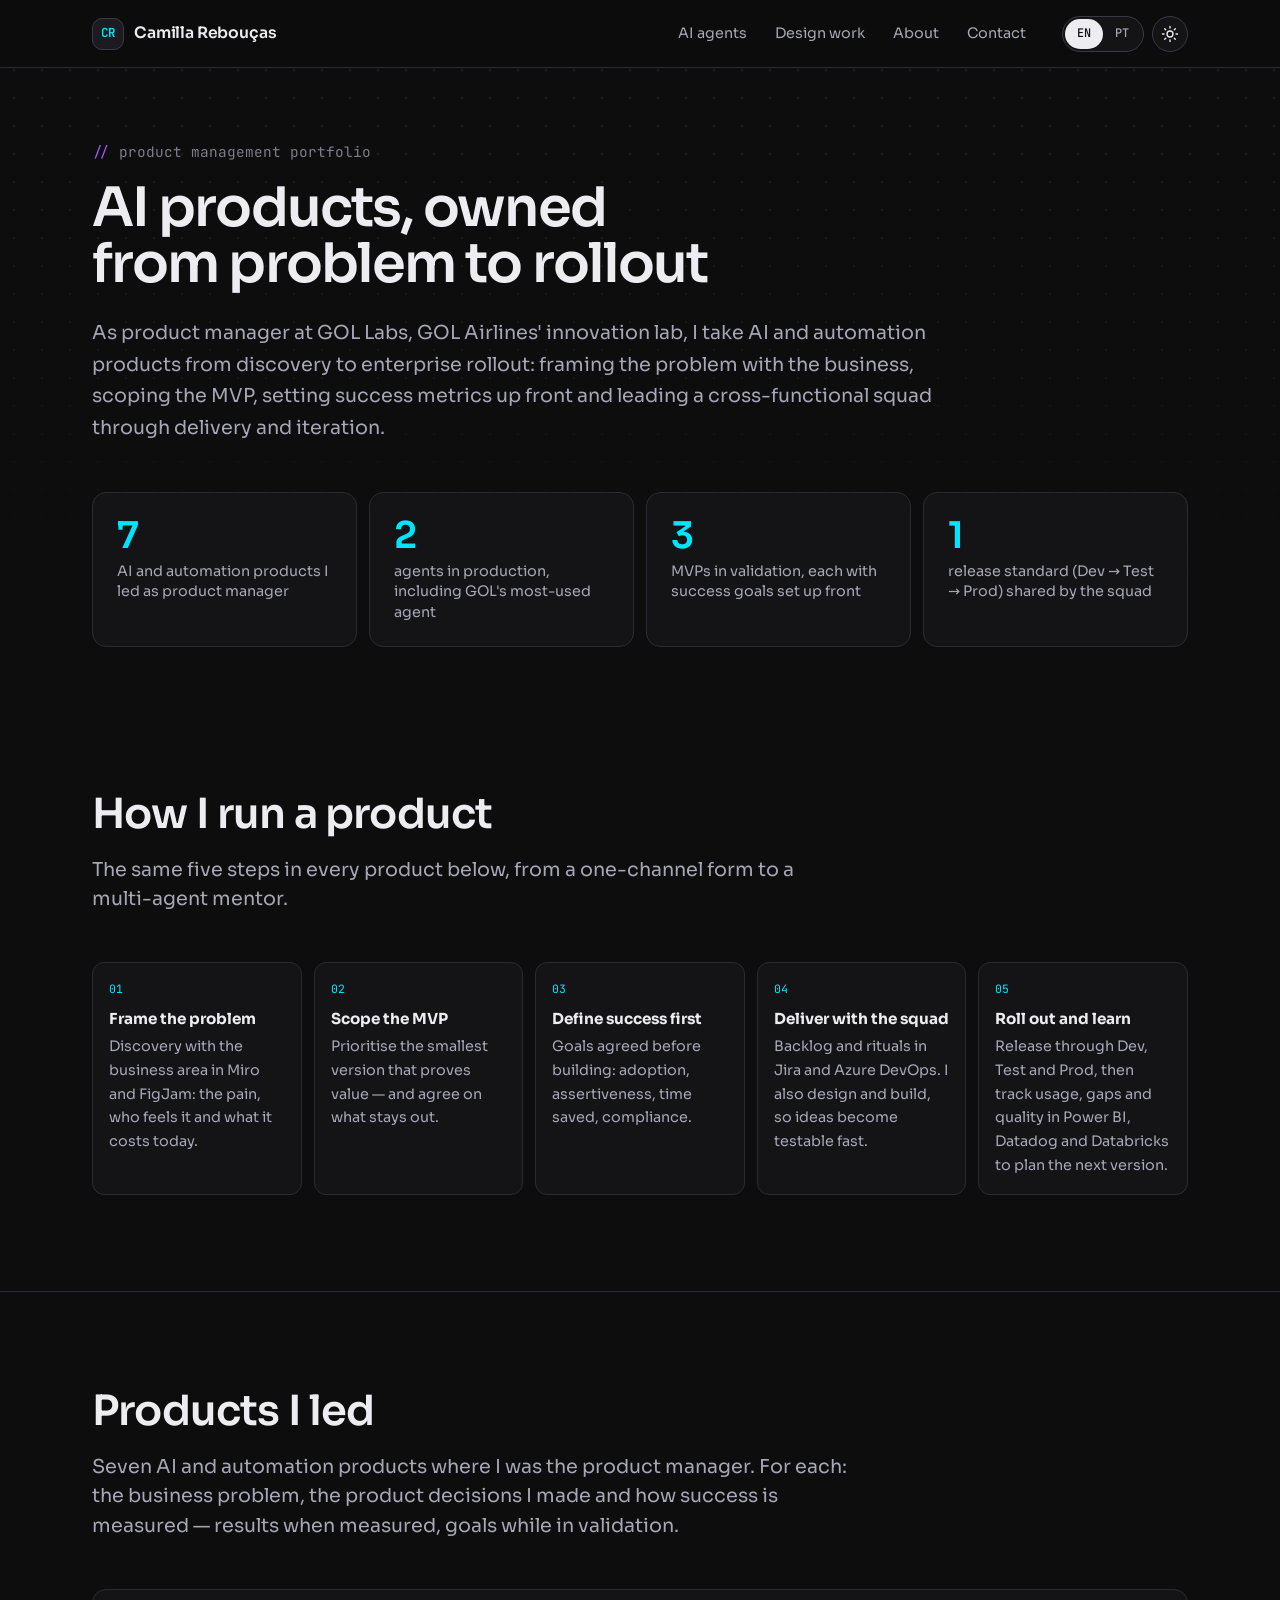
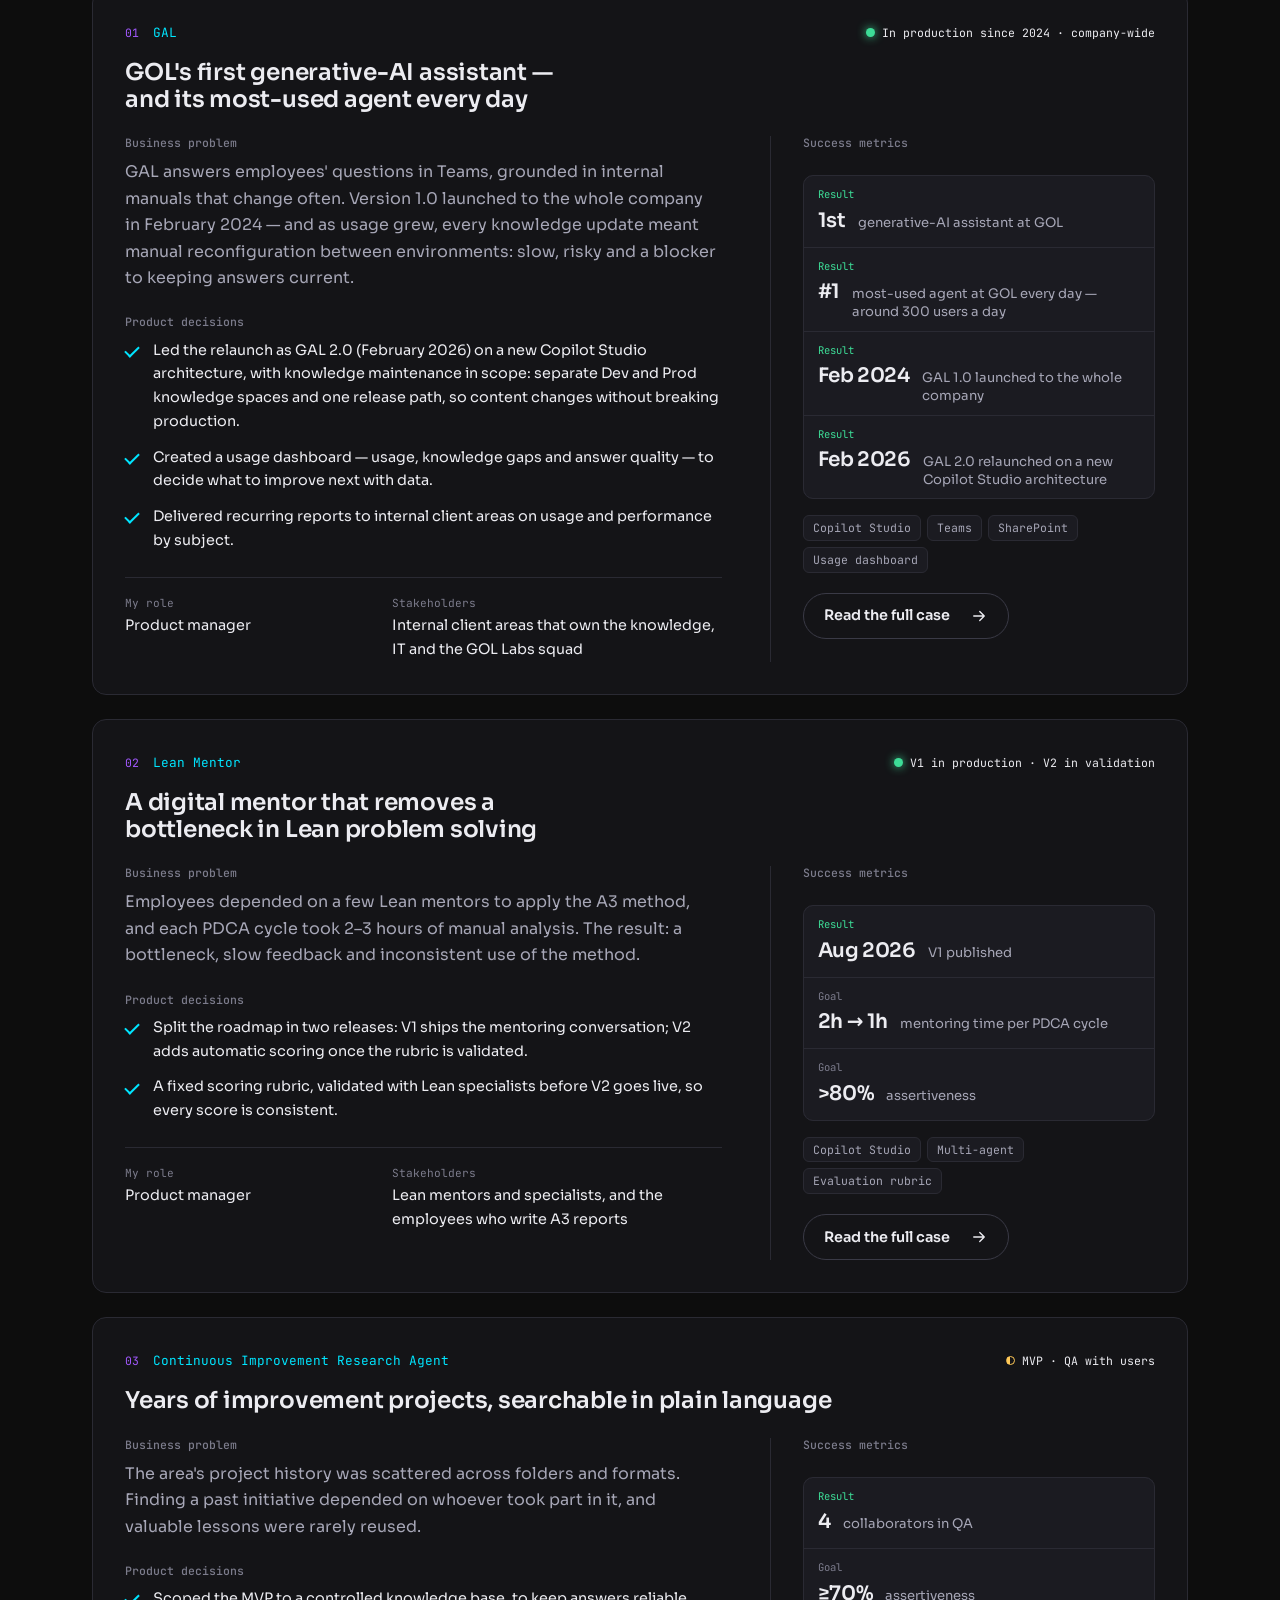
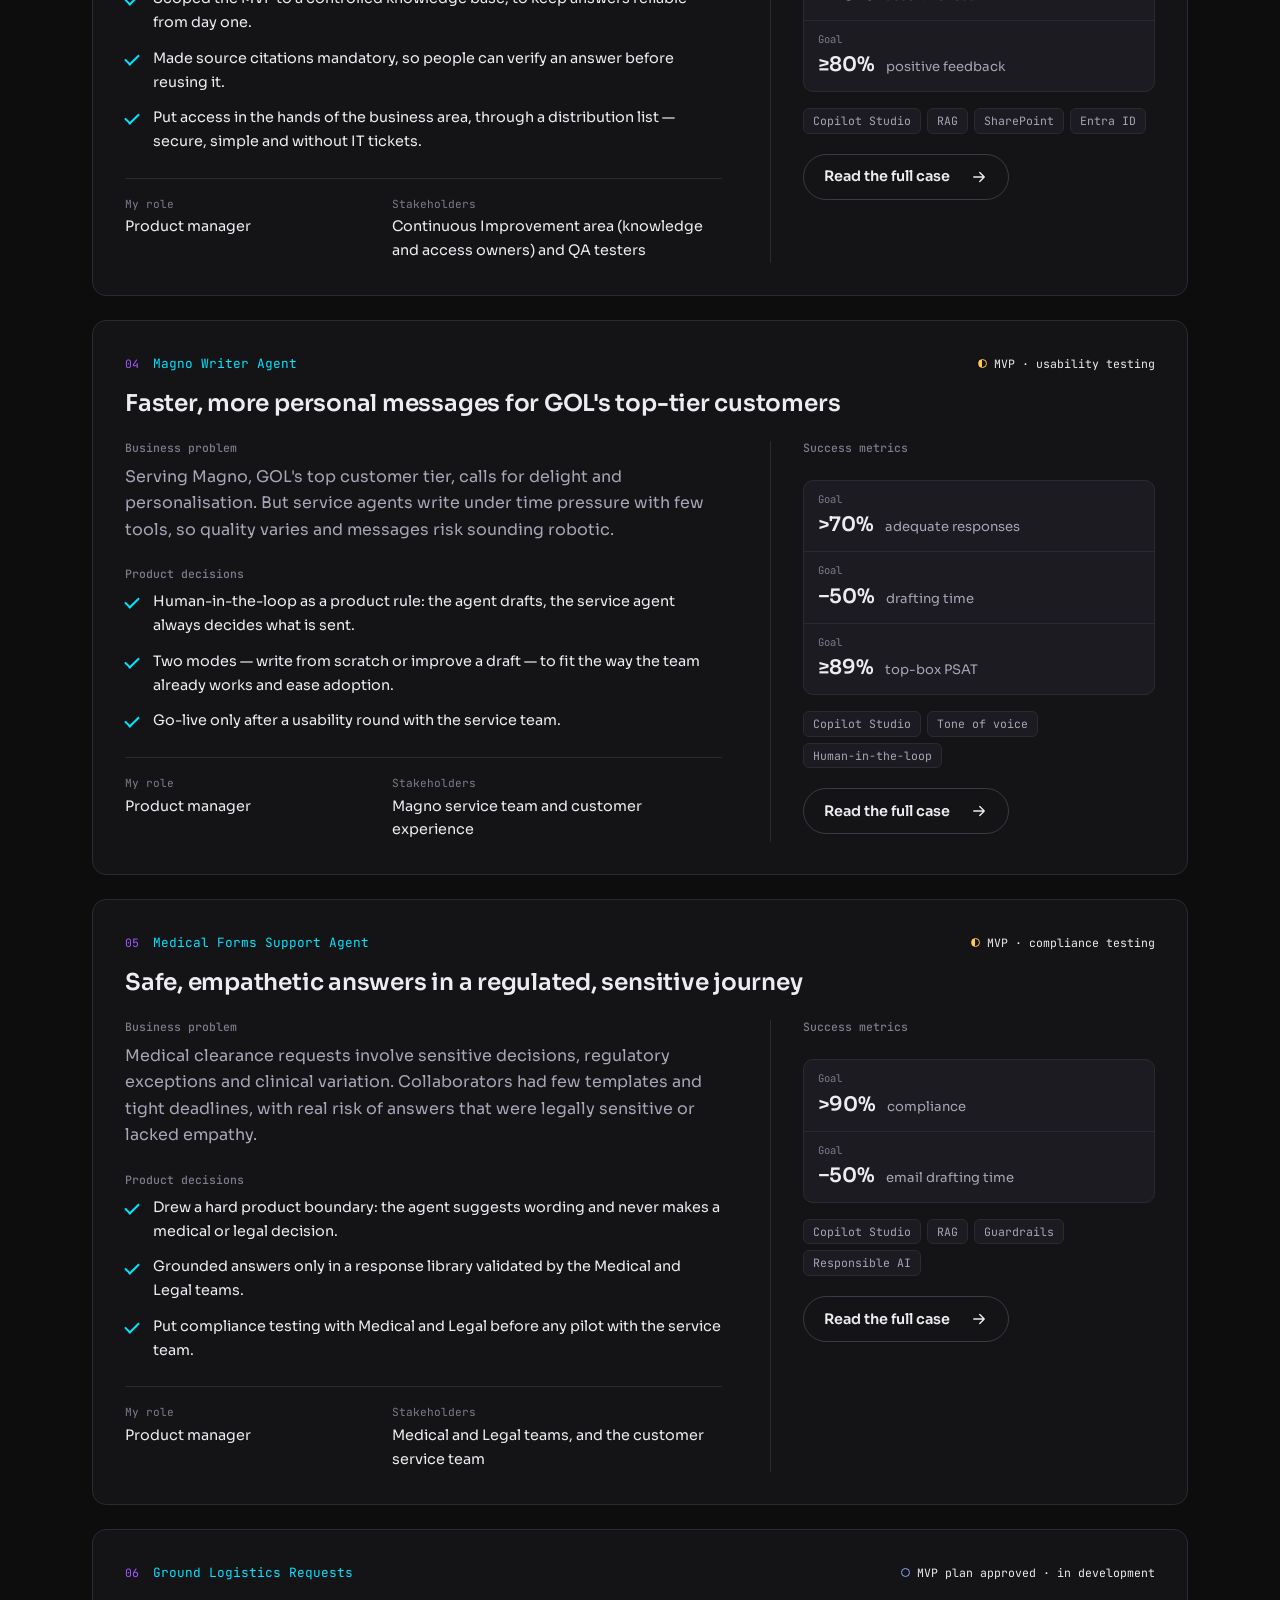
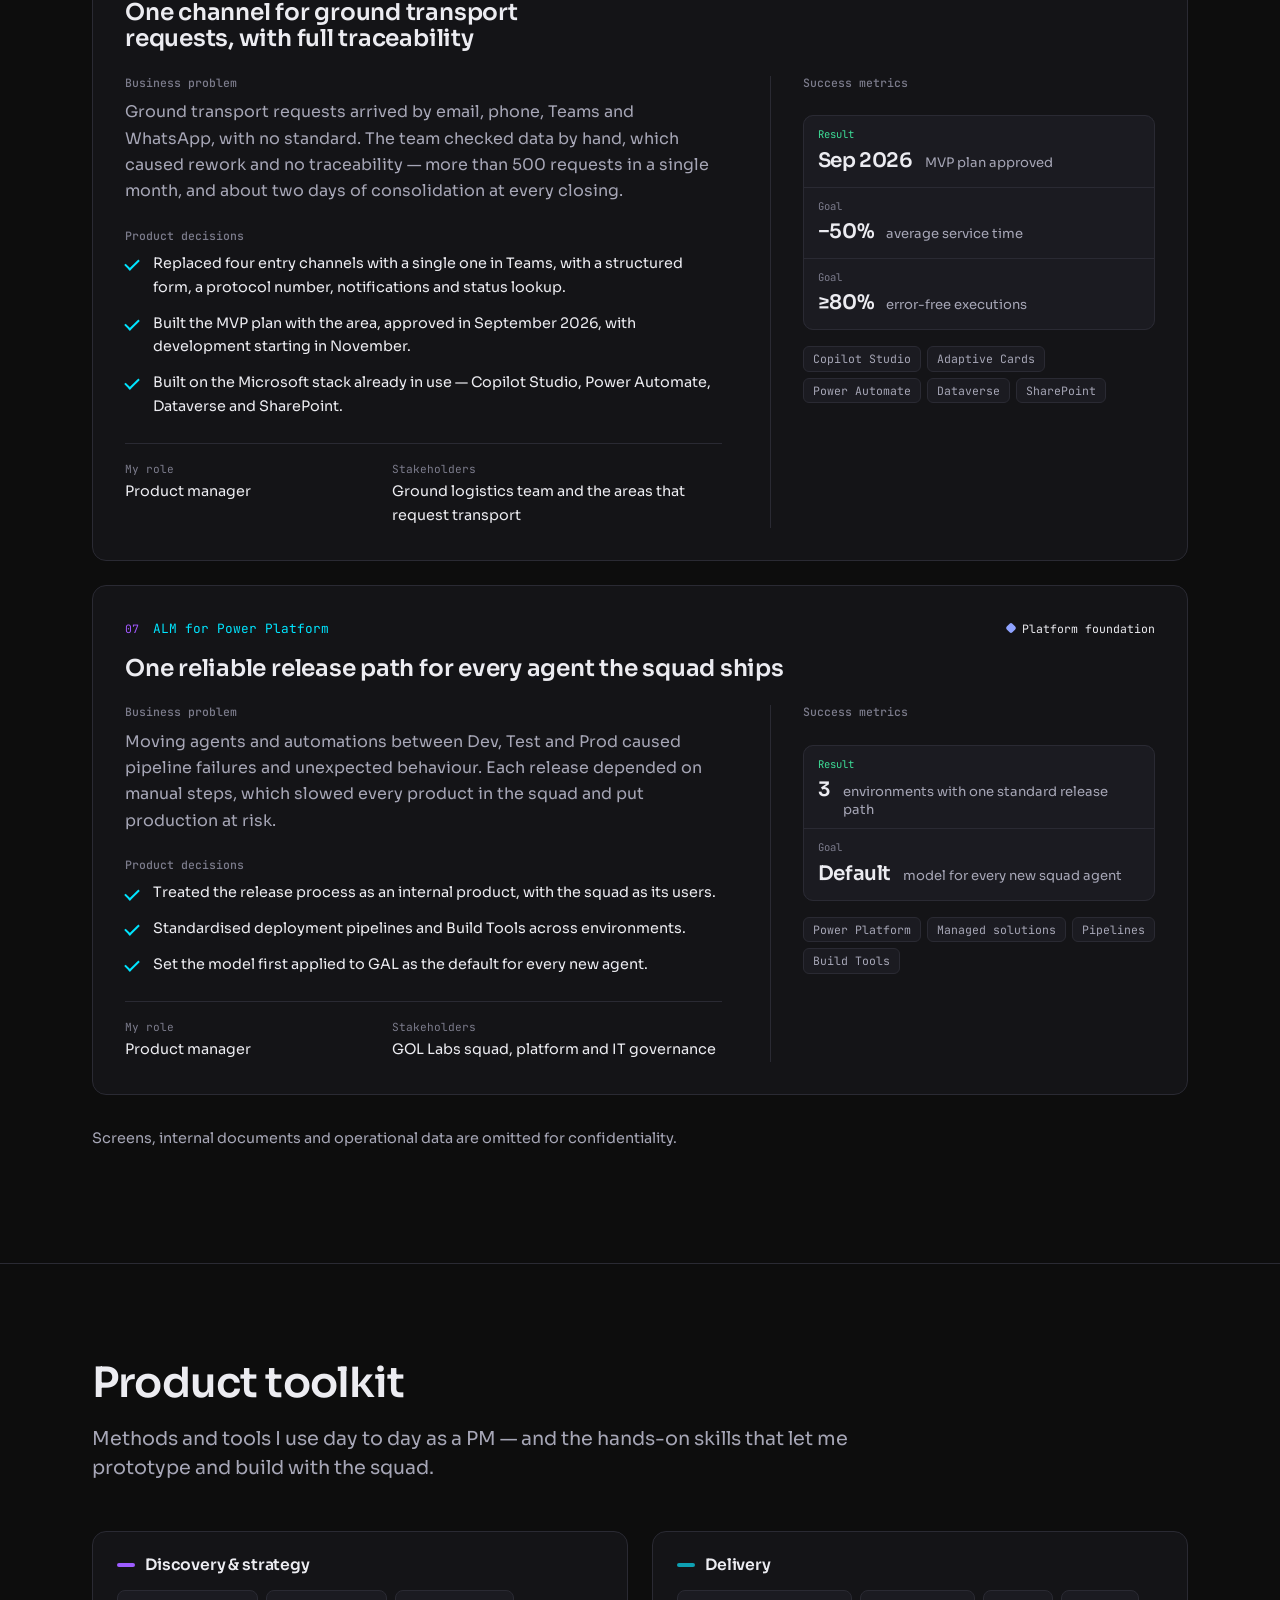
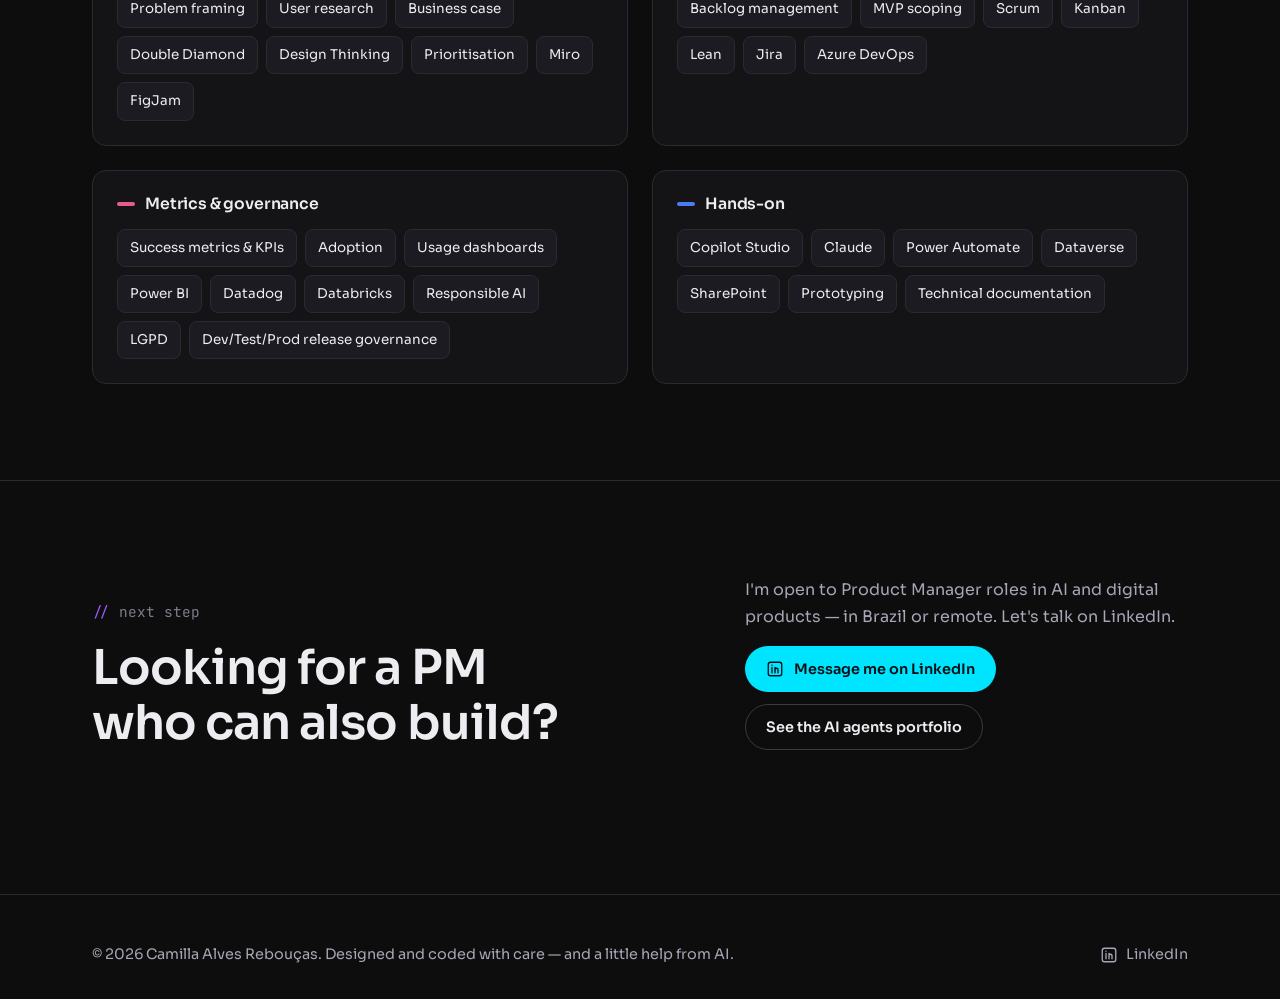
<file: product.html>
<!doctype html>
<html lang="en">
<head>
  <meta charset="utf-8">
  <meta name="viewport" content="width=device-width, initial-scale=1">
  <title>Product management — Camilla Rebouças</title>
  <meta name="description" content="AI and automation products Camilla Rebouças led as product manager at GOL Labs, GOL Airlines' innovation lab: business problems, product decisions and success metrics.">
  <meta name="author" content="Camilla Alves Rebouças">
  <!-- Unlisted page: not in the navigation or the home page, and kept out of search engines -->
  <meta name="robots" content="noindex, nofollow">
  <meta name="theme-color" content="#0D0D0D">
  <!-- Link preview (LinkedIn, WhatsApp, Slack) -->
  <meta property="og:type" content="website">
  <meta property="og:site_name" content="Camilla Rebouças">
  <meta property="og:title" content="Product management — Camilla Rebouças">
  <meta property="og:description" content="AI and automation products I led as product manager at GOL Labs: business problems, product decisions and success metrics.">
  <meta property="og:url" content="https://madebycamilla.github.io/product.html">
  <meta property="og:image" content="https://madebycamilla.github.io/assets/img/og-image.png?v=2">
  <meta property="og:image:width" content="1200">
  <meta property="og:image:height" content="630">
  <meta name="twitter:card" content="summary_large_image">
  <link rel="icon" href="assets/img/favicon.svg" type="image/svg+xml">
  <link rel="preconnect" href="https://fonts.googleapis.com">
  <link rel="preconnect" href="https://fonts.gstatic.com" crossorigin>
  <link href="https://fonts.googleapis.com/css2?family=JetBrains+Mono:wght@400;500;600&family=Sora:wght@400;500;600;700&display=swap" rel="stylesheet">
  <link rel="stylesheet" href="assets/css/style.css">
  <!-- apply the saved theme before the page paints (dark is the default) -->
  <script>try{if(localStorage.getItem("theme")==="light")document.documentElement.dataset.theme="light"}catch(e){}</script>
</head>
<body data-page="product">
  <a class="skip-link" href="#main" data-i18n="ui.skip">Skip to content</a>
  <header id="site-header" class="site-header"></header>
  <main id="main">

    <section class="page-hero">
      <div class="container">
        <span class="comment" data-i18n="pm.label">product management portfolio</span>
        <h1 data-i18n="pm.title">AI products, owned from problem to rollout</h1>
        <p data-i18n="pm.lede">As product manager at GOL Labs, GOL Airlines' innovation lab, I take AI and automation products from discovery to enterprise rollout: framing the problem with the business, scoping the MVP, setting success metrics up front and leading a cross-functional squad through delivery and iteration.</p>
        <h2 class="sr-only" data-i18n="pm.summaryLabel">Product portfolio at a glance</h2>
        <div class="metrics pm-summary" id="pm-summary"></div>
      </div>
    </section>

    <section class="section" aria-labelledby="pm-process-title">
      <div class="container">
        <div class="section-head">
          <h2 id="pm-process-title" data-i18n="pm.processTitle">How I run a product</h2>
          <p data-i18n="pm.processLede">The same five steps in every product below, from a one-channel form to a multi-agent mentor.</p>
        </div>
        <ol class="steps steps--row pm-steps" id="pm-process" style="--n:5"></ol>
      </div>
    </section>

    <section class="section" aria-labelledby="pm-list-title">
      <div class="container">
        <div class="section-head">
          <h2 id="pm-list-title" data-i18n="pm.listTitle">Products I led</h2>
          <p data-i18n="pm.listLede">Seven AI and automation products where I was the product manager. For each: the business problem, the product decisions I made and how success is measured — results when measured, goals while in validation.</p>
        </div>
        <div class="pm-list" id="pm-list"></div>
        <p class="muted" style="margin-top:var(--s4);font-size:var(--fs-sm)" data-i18n="pm.confidential">Screens, internal documents and operational data are omitted for confidentiality.</p>
      </div>
    </section>

    <section class="section" aria-labelledby="pm-toolkit-title">
      <div class="container">
        <div class="section-head">
          <h2 id="pm-toolkit-title" data-i18n="pm.toolkitTitle">Product toolkit</h2>
          <p data-i18n="pm.toolkitLede">Methods and tools I use day to day as a PM — and the hands-on skills that let me prototype and build with the squad.</p>
        </div>
        <div class="toolkit" id="pm-toolkit"></div>
      </div>
    </section>

    <section class="section" aria-labelledby="pm-cta-title">
      <div class="container cta-band">
        <div>
          <span class="comment" data-i18n="pm.ctaLabel">next step</span>
          <h2 id="pm-cta-title" data-i18n="pm.ctaTitle">Looking for a PM who can also build?</h2>
        </div>
        <div>
          <p class="muted" data-i18n="pm.ctaText">I'm open to Product Manager roles in AI and digital products — in Brazil or remote. Let's talk on LinkedIn.</p>
          <div class="btn-row">
            <a class="btn btn--primary" href="https://www.linkedin.com/in/careboucas" target="_blank" rel="noopener"><svg aria-hidden="true" viewBox="0 0 24 24" fill="none" stroke="currentColor" stroke-width="1.8" stroke-linecap="round" stroke-linejoin="round"><use href="#i-linkedin"/></svg> <span data-i18n="pm.ctaBtn">Message me on LinkedIn</span></a>
            <a class="btn btn--ghost" href="agents.html" data-internal data-i18n="pm.ctaAgents">See the AI agents portfolio</a>
          </div>
        </div>
      </div>
    </section>
  </main>
  <footer id="site-footer" class="site-footer"></footer>

  <script src="assets/js/data.js" defer></script>
  <script src="assets/js/i18n.js" defer></script>
  <script src="assets/js/product-data.js" defer></script>
  <script src="assets/js/main.js" defer></script>
</body>
</html>
</file>
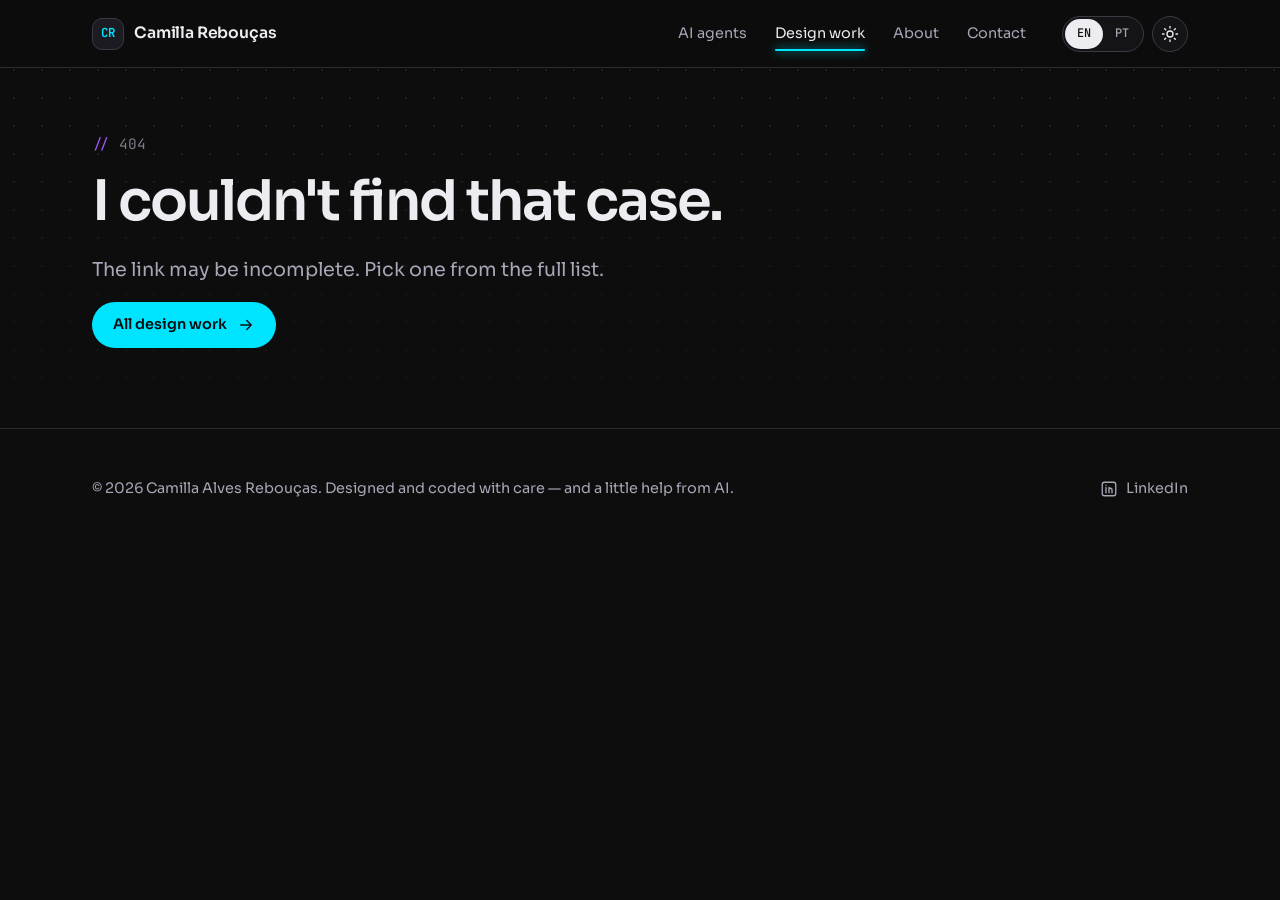
<file: project.html>
<!doctype html>
<html lang="en">
<head>
  <meta charset="utf-8">
  <meta name="viewport" content="width=device-width, initial-scale=1">
  <title>Design case — Camilla Rebouças</title>
  <meta name="description" content="A UX/UI design case study by Camilla Rebouças.">
  <meta name="author" content="Camilla Alves Rebouças">
  <meta name="theme-color" content="#0D0D0D">
  <link rel="canonical" href="https://madebycamilla.github.io/project.html">
  <!-- Link preview (LinkedIn, WhatsApp, Slack) -->
  <meta property="og:type" content="website">
  <meta property="og:site_name" content="Camilla Rebouças">
  <meta property="og:title" content="Design case — Camilla Rebouças">
  <meta property="og:description" content="A UX/UI design case study by Camilla Rebouças.">
  <meta property="og:url" content="https://madebycamilla.github.io/project.html">
  <meta property="og:image" content="https://madebycamilla.github.io/assets/img/og-image.png?v=2">
  <meta property="og:image:width" content="1200">
  <meta property="og:image:height" content="630">
  <meta name="twitter:card" content="summary_large_image">
  <link rel="icon" href="assets/img/favicon.svg" type="image/svg+xml">
  <link rel="preconnect" href="https://fonts.googleapis.com">
  <link rel="preconnect" href="https://fonts.gstatic.com" crossorigin>
  <link href="https://fonts.googleapis.com/css2?family=JetBrains+Mono:wght@400;500;600&family=Sora:wght@400;500;600;700&display=swap" rel="stylesheet">
  <link rel="stylesheet" href="assets/css/style.css">
  <!-- apply the saved theme before the page paints (dark is the default) -->
  <script>try{if(localStorage.getItem("theme")==="light")document.documentElement.dataset.theme="light"}catch(e){}</script>
</head>
<body data-page="project">
  <a class="skip-link" href="#main" data-i18n="ui.skip">Skip to content</a>
  <header id="site-header" class="site-header"></header>
  <main id="main">

    <!-- Content comes from assets/js/data.js (PORTFOLIO.projects). Open project.html?id=alexa -->
    <div id="case"><noscript><div class="container" style="padding-block:4rem"><p>This page needs JavaScript to show the case study.</p></div></noscript></div>
  </main>
  <footer id="site-footer" class="site-footer"></footer>

  <script src="assets/js/data.js" defer></script>
  <script src="assets/js/i18n.js" defer></script>
  <script src="assets/js/main.js" defer></script>
</body>
</html>
</file>
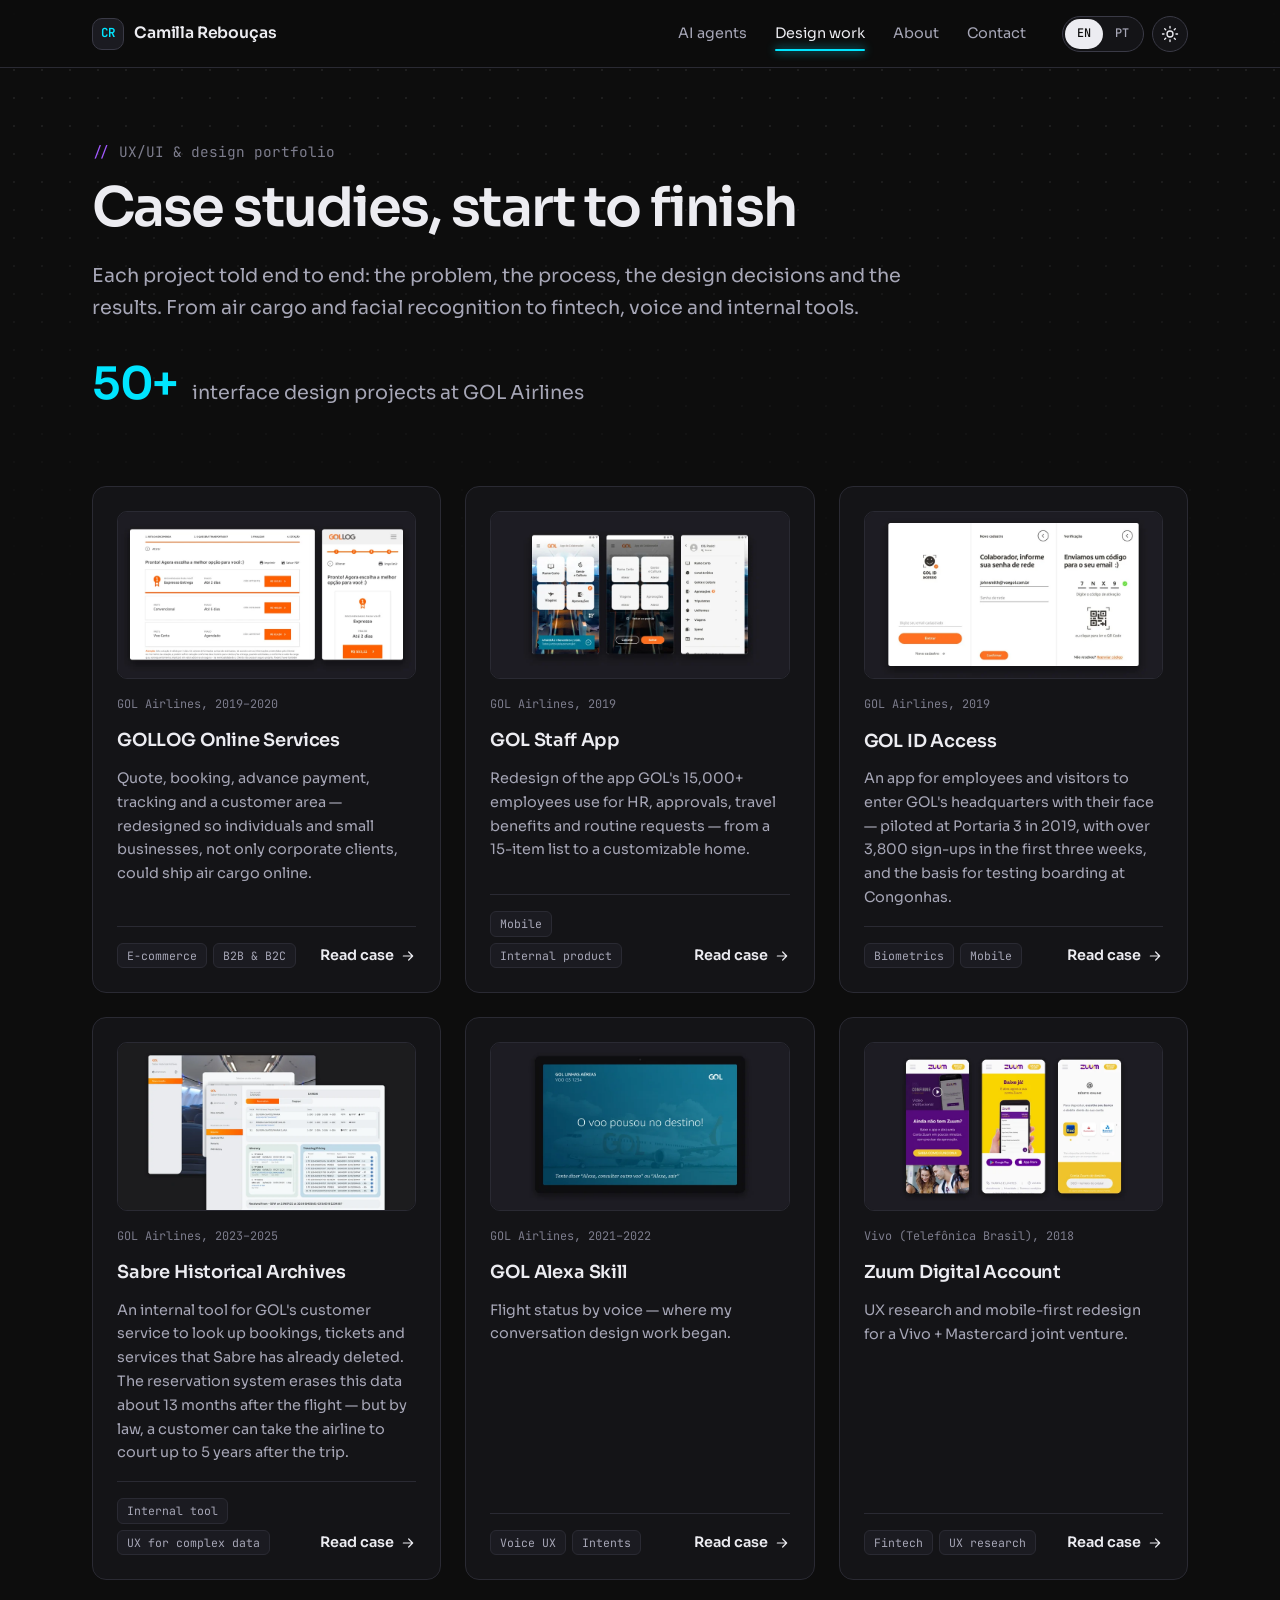
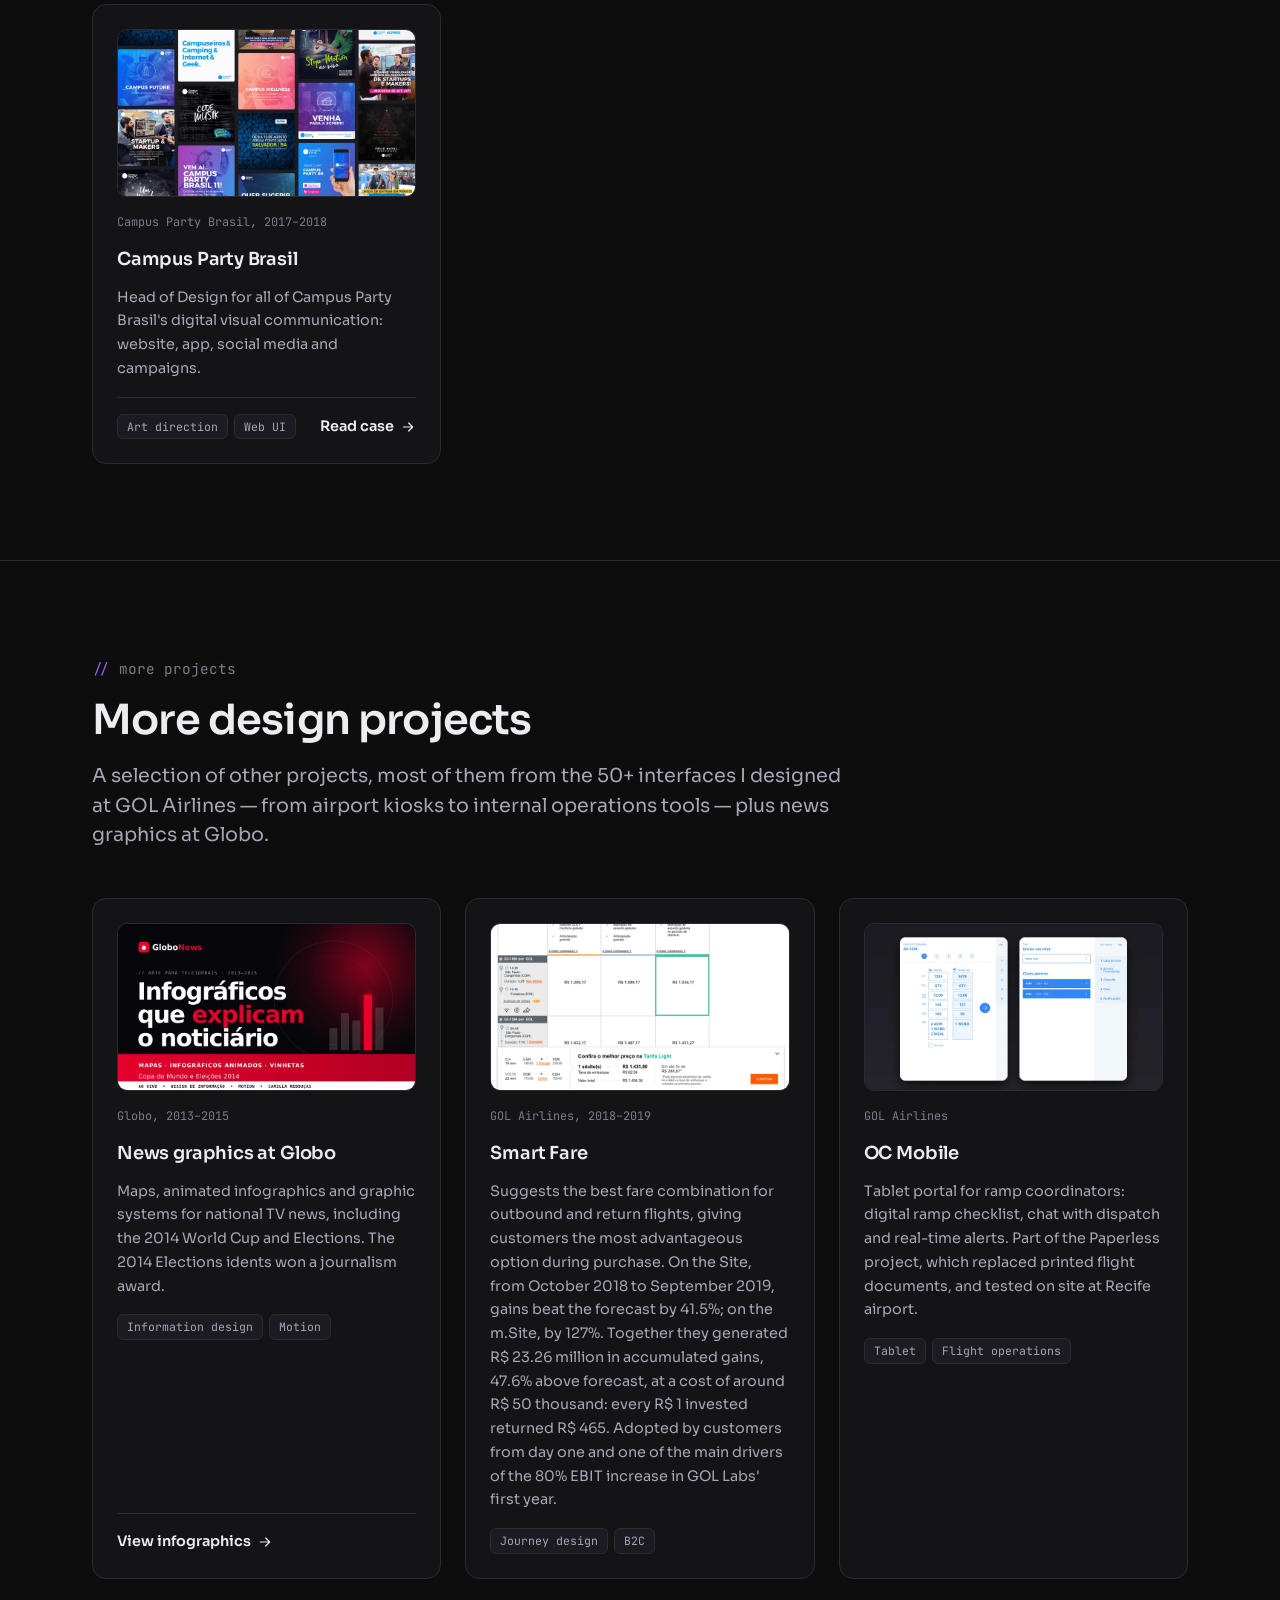
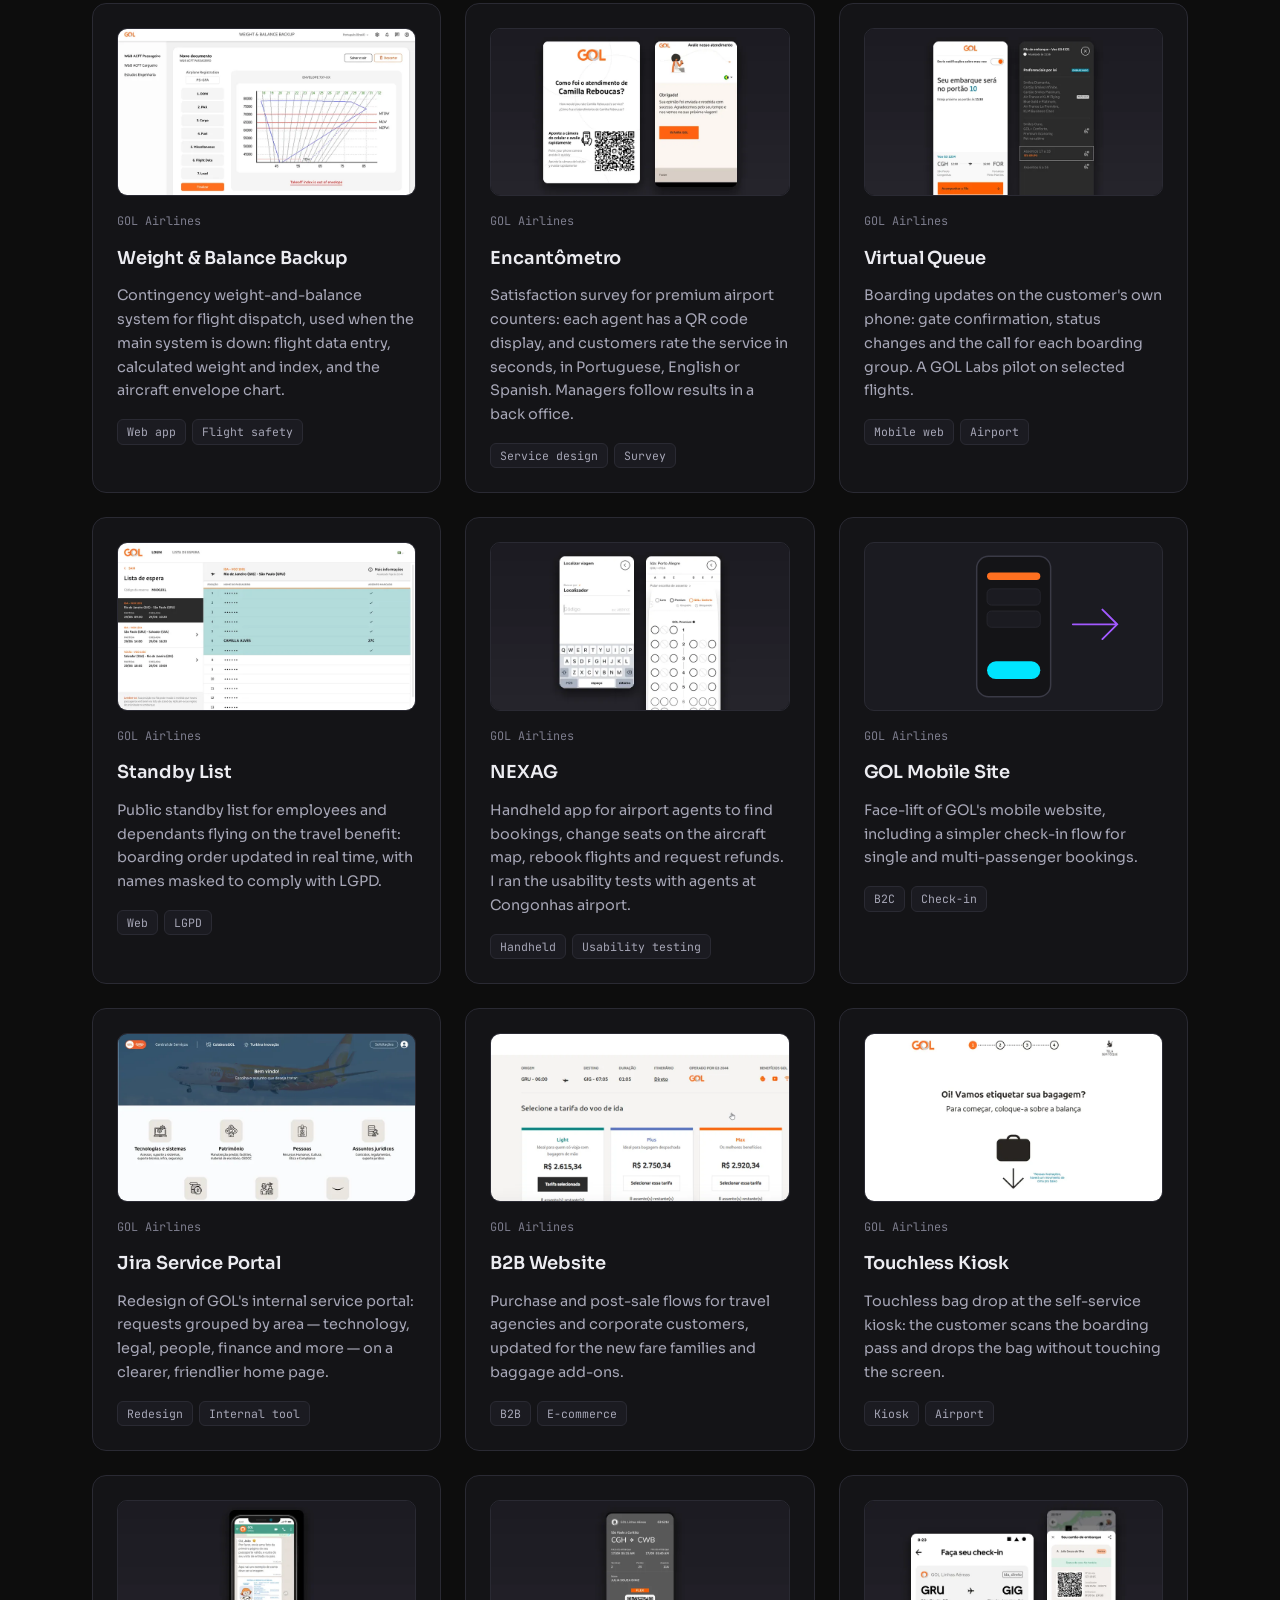
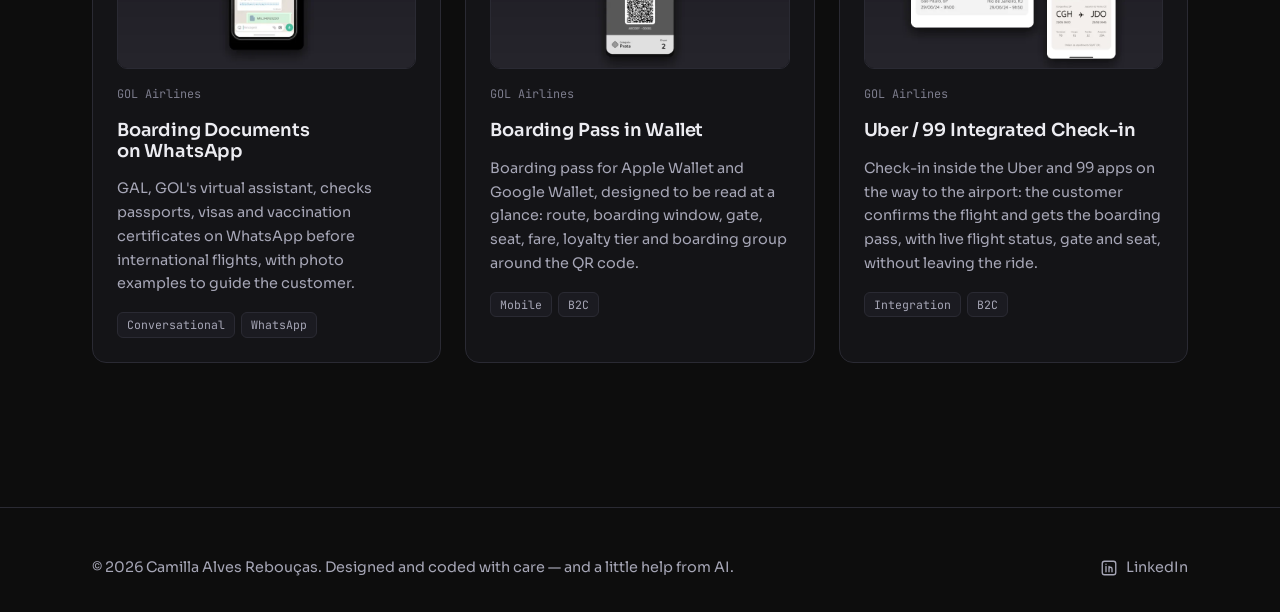
<file: work.html>
<!doctype html>
<html lang="en">
<head>
  <meta charset="utf-8">
  <meta name="viewport" content="width=device-width, initial-scale=1">
  <title>Design work — Camilla Rebouças</title>
  <meta name="description" content="UX/UI, voice and information design by Camilla Rebouças: 50+ interface design projects at GOL Airlines, including GOLLOG Online Services, the GOL Staff App, GOL ID Access and the GOL Alexa Skill.">
  <meta name="author" content="Camilla Alves Rebouças">
  <meta name="theme-color" content="#0D0D0D">
  <link rel="canonical" href="https://madebycamilla.github.io/work.html">
  <!-- Link preview (LinkedIn, WhatsApp, Slack) -->
  <meta property="og:type" content="website">
  <meta property="og:site_name" content="Camilla Rebouças">
  <meta property="og:title" content="Design work — Camilla Rebouças">
  <meta property="og:description" content="UX/UI, voice and information design by Camilla Rebouças: 50+ interface design projects at GOL Airlines, including GOLLOG Online Services, the GOL Staff App, GOL ID Access and the GOL Alexa Skill.">
  <meta property="og:url" content="https://madebycamilla.github.io/work.html">
  <meta property="og:image" content="https://madebycamilla.github.io/assets/img/og-image.png?v=2">
  <meta property="og:image:width" content="1200">
  <meta property="og:image:height" content="630">
  <meta name="twitter:card" content="summary_large_image">
  <link rel="icon" href="assets/img/favicon.svg" type="image/svg+xml">
  <link rel="preconnect" href="https://fonts.googleapis.com">
  <link rel="preconnect" href="https://fonts.gstatic.com" crossorigin>
  <link href="https://fonts.googleapis.com/css2?family=JetBrains+Mono:wght@400;500;600&family=Sora:wght@400;500;600;700&display=swap" rel="stylesheet">
  <link rel="stylesheet" href="assets/css/style.css">
  <!-- apply the saved theme before the page paints (dark is the default) -->
  <script>try{if(localStorage.getItem("theme")==="light")document.documentElement.dataset.theme="light"}catch(e){}</script>
</head>
<body data-page="work">
  <a class="skip-link" href="#main" data-i18n="ui.skip">Skip to content</a>
  <header id="site-header" class="site-header"></header>
  <main id="main">

    <section class="page-hero">
      <div class="container">
        <span class="comment" data-i18n="wk.label">UX/UI & design portfolio</span>
        <h1 data-i18n="wk.title">Case studies, start to finish</h1>
        <p data-i18n="wk.lede">Each project told end to end: the problem, the process, the design decisions and the results. From air cargo and facial recognition to fintech, voice and internal tools.</p>
        <p class="stat-line"><b>50+</b><span data-i18n="wk.stat">interface design projects at GOL Airlines</span></p>
      </div>
    </section>
    <section class="section" style="padding-top:0;border-top:0" aria-label="Projects" data-i18n-attr="aria-label:wk.gridLabel">
      <div class="container">
        <div class="grid grid--3" id="work-grid"></div>
      </div>
    </section>
    <section class="section" aria-labelledby="more-title">
      <div class="container">
        <div class="section-head">
          <span class="comment" data-i18n="wk.moreLabel">more projects</span>
          <h2 id="more-title" data-i18n="wk.moreTitle">More design projects</h2>
          <p data-i18n="wk.moreLede">A selection of other projects, most of them from the 50+ interfaces I designed at GOL Airlines — from airport kiosks to internal operations tools — plus news graphics at Globo.</p>
        </div>
        <div class="grid grid--3" id="more-grid"></div>
      </div>
    </section>
  </main>
  <footer id="site-footer" class="site-footer"></footer>

  <script src="assets/js/data.js" defer></script>
  <script src="assets/js/i18n.js" defer></script>
  <script src="assets/js/main.js" defer></script>
</body>
</html>
</file>
<file: assets/css/style.css>
/* ==========================================================================
   Camilla Rebouças — Portfolio design system
   1. Tokens (color, type, spacing)   5. Chat / hero
   2. Base & typography               6. Cards & status
   3. Layout                          7. Data visualization
   4. Header, footer, buttons         8. Case pages, about, contact
   ========================================================================== */

/* 1. TOKENS ---------------------------------------------------------------- */
:root {
  color-scheme: dark;
  /* Surfaces */
  --bg: #0D0D0D;
  --surface: #141417;
  --surface-2: #1B1B21;
  --line: #2A2A33;
  --line-strong: #3A3A46;
  /* Ink */
  --text: #ECECF1;
  --muted: #A6A6B6;
  --faint: #7C7C8C;
  /* Neon accents (UI) */
  --blue: #4CC9F0;
  --purple: #A259FF;
  --cyan: #00E5FF;
  --accent: var(--cyan);
  --on-accent: #041014;
  /* Data-viz series (validated for color-vision deficiency) */
  --viz-craft: #9D5CFF;
  --viz-talk: #0EA0B2;
  --viz-build: #4E79F5;
  /* Contribution families (agents page) — validated for color-vision deficiency */
  --fam-craft: #A35CFF;    /* Design craft */
  --fam-agentic: #1AA0C2;  /* Agentic build */
  --fam-testing: #BF8210;  /* Testing */
  --fam-product: #E85C8A;  /* Product */
  /* Status (always shown with a label and a shape) */
  --st-live: #3DDC97;
  --st-testing: #FFC857;
  --st-building: #8FA3FF;
  --st-planned: #A6A6B6;
  /* Glow */
  --glow: 0 0 0 1px rgba(0, 229, 255, .35), 0 0 28px -6px rgba(0, 229, 255, .45);
  --glow-purple: 0 0 0 1px rgba(162, 89, 255, .4), 0 0 28px -6px rgba(162, 89, 255, .5);

  /* Type */
  --font: "Sora", system-ui, -apple-system, "Segoe UI", sans-serif;
  --mono: "JetBrains Mono", ui-monospace, "Cascadia Code", Consolas, monospace;
  --fs-xs: .78rem;
  --fs-sm: .9rem;
  --fs-base: 1rem;
  --fs-md: 1.2rem;
  --fs-lg: 1.5rem;
  --fs-xl: clamp(1.9rem, 1.4rem + 2vw, 2.6rem);
  --fs-hero: clamp(2.3rem, 1.5rem + 3.6vw, 4rem);

  /* Spacing (8pt scale) */
  --s1: .5rem; --s2: 1rem; --s3: 1.5rem; --s4: 2rem; --s5: 3rem; --s6: 4rem; --s7: 6rem;
  --radius: 14px;
  --radius-sm: 8px;
  --maxw: 1160px;
  --header-h: 68px;
}

/* Light theme — chosen with the toggle, or by the OS when nothing was chosen */
:root[data-theme="light"] {
  color-scheme: light;
  --bg: #F5F6FA;
  --surface: #FFFFFF;
  --surface-2: #EEF0F6;
  --line: #DCDEE8;
  --line-strong: #C4C7D6;
  --text: #14141A;
  --muted: #4E5064;
  --faint: #6A6C80;
  --blue: #0A7EA8;
  --purple: #7B3FE0;
  --cyan: #00808F;
  --on-accent: #FFFFFF;
  --viz-craft: #7B3FE0;
  --viz-talk: #00919F;
  --viz-build: #3360E0;
  --fam-craft: #7B3FE0;
  --fam-agentic: #0A7FA3;
  --fam-testing: #A86800;
  --fam-product: #D43A78;
  --st-live: #138A55;
  --st-testing: #A86A00;
  --st-building: #3D55C9;
  --st-planned: #6A6C80;
  --glow: 0 0 0 1px rgba(0, 128, 143, .35), 0 10px 30px -12px rgba(0, 128, 143, .35);
  --glow-purple: 0 0 0 1px rgba(123, 63, 224, .35), 0 10px 30px -12px rgba(123, 63, 224, .35);
}

/* 2. BASE ------------------------------------------------------------------ */
*, *::before, *::after { box-sizing: border-box; }
html { -webkit-text-size-adjust: 100%; scroll-behavior: smooth; scroll-padding-top: calc(var(--header-h) + 16px); }
body {
  margin: 0;
  background: var(--bg);
  color: var(--text);
  font-family: var(--font);
  font-size: var(--fs-base);
  line-height: 1.65;
  font-weight: 400;
  -webkit-font-smoothing: antialiased;
  text-rendering: optimizeLegibility;
}
/* faint dot grid — the "dashboard canvas" behind every page */
body::before {
  content: "";
  position: fixed; inset: 0; z-index: -1; pointer-events: none;
  background-image: radial-gradient(color-mix(in srgb, var(--text) 9%, transparent) 1px, transparent 1px);
  background-size: 28px 28px;
  mask-image: linear-gradient(to bottom, #000 0, transparent 70vh);
}
img, svg { display: block; max-width: 100%; }
a { color: inherit; }
p { margin: 0 0 var(--s2); max-width: 68ch; }
h1, h2, h3, h4 { margin: 0; line-height: 1.15; font-weight: 600; letter-spacing: -.02em; text-wrap: balance; }
h1 { font-size: var(--fs-hero); letter-spacing: -.035em; line-height: 1.04; }
h2 { font-size: var(--fs-xl); }
h3 { font-size: var(--fs-md); letter-spacing: -.01em; }
code, .mono { font-family: var(--mono); font-size: .88em; }
::selection { background: color-mix(in srgb, var(--cyan) 35%, transparent); }
:focus-visible { outline: 2px solid var(--cyan); outline-offset: 3px; border-radius: 4px; }
.sr-only { position: absolute; width: 1px; height: 1px; overflow: hidden; clip: rect(0 0 0 0); white-space: nowrap; }
.skip-link { position: absolute; left: 16px; top: -60px; z-index: 100; background: var(--cyan); color: var(--on-accent); padding: 8px 14px; border-radius: 8px; font-weight: 600; text-decoration: none; }
.skip-link:focus { top: 12px; }
.muted { color: var(--muted); }

/* 3. LAYOUT ---------------------------------------------------------------- */
.container { width: 100%; max-width: var(--maxw); margin-inline: auto; padding-inline: 16px; }
@media (min-width: 720px) { .container { padding-inline: 32px; } }
main { display: block; }
.section { padding-block: var(--s6); }
.section + .section { border-top: 1px solid var(--line); }
@media (min-width: 900px) { .section { padding-block: var(--s7); } }

.section-head { margin-bottom: var(--s5); max-width: 760px; }
.section-head h2 { margin-bottom: var(--s2); }
.section-head p { color: var(--muted); font-size: var(--fs-md); line-height: 1.55; margin: 0; }
/* code-comment section label (from the brief) */
.comment {
  display: block; margin-bottom: var(--s2);
  font-family: var(--mono); font-size: var(--fs-sm); color: var(--faint);
}
.comment::before { content: "// "; color: var(--purple); }

.grid { display: grid; gap: var(--s3); }
@media (min-width: 720px) { .grid--2 { grid-template-columns: repeat(2, 1fr); } .grid--3 { grid-template-columns: repeat(2, 1fr); } }
@media (min-width: 1000px) { .grid--3 { grid-template-columns: repeat(3, 1fr); } }

.page-hero { padding-top: calc(var(--s6) + 8px); padding-bottom: var(--s5); }
.page-hero h1 { font-size: clamp(2.1rem, 1.5rem + 2.6vw, 3.4rem); margin-bottom: var(--s3); max-width: 18ch; }
.page-hero p { font-size: var(--fs-md); color: var(--muted); max-width: 60ch; }

/* 4. HEADER / FOOTER / BUTTONS -------------------------------------------- */
.site-header {
  position: sticky; top: 0; z-index: 50;
  height: var(--header-h);
  background: color-mix(in srgb, var(--bg) 82%, transparent);
  backdrop-filter: blur(14px) saturate(140%);
  -webkit-backdrop-filter: blur(14px) saturate(140%);
  border-bottom: 1px solid var(--line);
}
.site-header .container { height: 100%; display: flex; align-items: center; gap: var(--s3); }
.brand { display: inline-flex; align-items: center; gap: 10px; text-decoration: none; font-weight: 600; letter-spacing: -.01em; white-space: nowrap; }
.brand__mark {
  width: 32px; height: 32px; border-radius: 10px; display: grid; place-items: center;
  font-family: var(--mono); font-size: .78rem; font-weight: 600;
  background: var(--surface-2); border: 1px solid var(--line-strong); color: var(--cyan);
}
.brand__name { font-size: .98rem; }
.nav { margin-left: auto; display: flex; align-items: center; gap: 4px; }
.nav a {
  position: relative; text-decoration: none; color: var(--muted); font-size: var(--fs-sm);
  padding: 8px 12px; border-radius: 8px; transition: color .2s, background .2s;
}
.nav a:hover { color: var(--text); background: var(--surface-2); }
.nav a[aria-current="page"] { color: var(--text); }
.nav a[aria-current="page"]::after {
  content: ""; position: absolute; left: 12px; right: 12px; bottom: 2px; height: 2px; border-radius: 2px;
  background: var(--cyan); box-shadow: 0 0 10px var(--cyan);
}
.header-tools { display: flex; align-items: center; gap: 8px; }
.seg {
  display: inline-flex; border: 1px solid var(--line-strong); border-radius: 999px; padding: 2px; background: var(--surface);
}
.seg button {
  font: 500 .74rem/1 var(--mono); color: var(--muted); background: none; border: 0; cursor: pointer;
  padding: 7px 10px; border-radius: 999px; min-width: 38px; min-height: 30px;
}
.seg button[aria-pressed="true"] { background: var(--text); color: var(--bg); }
.icon-btn {
  width: 36px; height: 36px; display: grid; place-items: center; cursor: pointer;
  border: 1px solid var(--line-strong); border-radius: 999px; background: var(--surface); color: var(--text);
}
.icon-btn:hover { border-color: var(--cyan); }
.icon-btn svg { width: 18px; height: 18px; }
.menu-btn { display: none; }

@media (max-width: 860px) {
  .menu-btn { display: grid; }
  .nav {
    position: fixed; inset: var(--header-h) 0 auto 0; margin: 0;
    flex-direction: column; align-items: stretch; gap: 0;
    padding: 8px 16px 20px; background: var(--bg); border-bottom: 1px solid var(--line);
    transform: translateY(-8px); opacity: 0; visibility: hidden; transition: .2s ease;
  }
  .nav.is-open { transform: none; opacity: 1; visibility: visible; }
  .nav a { padding: 14px 8px; font-size: var(--fs-base); border-bottom: 1px solid var(--line); border-radius: 0; }
  .nav a[aria-current="page"]::after { left: 8px; right: auto; width: 24px; bottom: 6px; }
  .header-tools { margin-left: auto; }
}
@media (max-width: 380px) { .brand__name { display: none; } }

.site-footer { border-top: 1px solid var(--line); padding-block: var(--s5) var(--s4); margin-top: var(--s5); color: var(--muted); font-size: var(--fs-sm); }
.site-footer .container { display: flex; flex-wrap: wrap; gap: var(--s3); align-items: center; justify-content: space-between; }
.site-footer p { margin: 0; }
.footer-links { display: flex; gap: var(--s2); flex-wrap: wrap; }
.footer-links a { text-decoration: none; display: inline-flex; gap: 8px; align-items: center; }
.footer-links a:hover { color: var(--cyan); }
.footer-links svg { width: 18px; height: 18px; }

.btn {
  display: inline-flex; align-items: center; justify-content: center; gap: 10px;
  min-height: 46px; padding: 12px 20px; border-radius: 999px;
  font: 600 var(--fs-sm)/1 var(--font); text-decoration: none; cursor: pointer;
  border: 1px solid transparent; transition: box-shadow .2s, transform .2s, border-color .2s, background .2s;
}
.btn svg { width: 18px; height: 18px; flex: none; }
.btn--primary { background: var(--cyan); color: var(--on-accent); }
.btn--primary:hover { box-shadow: 0 0 0 4px color-mix(in srgb, var(--cyan) 22%, transparent), 0 0 30px -4px var(--cyan); }
.btn--ghost { border-color: var(--line-strong); color: var(--text); background: transparent; }
.btn--ghost:hover { border-color: var(--purple); box-shadow: var(--glow-purple); }
.btn-row { display: flex; flex-wrap: wrap; gap: 12px; }

.tag {
  display: inline-flex; align-items: center; font-family: var(--mono); font-size: .72rem; line-height: 1;
  padding: 6px 9px; border-radius: 6px; color: var(--muted); background: var(--surface-2); border: 1px solid var(--line);
}
.tags { display: flex; flex-wrap: wrap; gap: 6px; }

/* 5. CHAT HERO ------------------------------------------------------------- */
.hero { padding-block: var(--s5) var(--s6); }
.hero .container { display: grid; gap: var(--s5); align-items: center; }
@media (min-width: 960px) {
  .hero { padding-block: var(--s6) var(--s7); }
  .hero .container { grid-template-columns: 1.05fr 1fr; gap: var(--s6); }
}
.hero__name { font-family: var(--mono); font-size: var(--fs-sm); color: var(--muted); margin-bottom: var(--s3); display: flex; align-items: center; gap: 10px; }
.hero__name .dot { width: 8px; height: 8px; border-radius: 50%; background: var(--st-live); box-shadow: 0 0 12px var(--st-live); }
.hero h1 { margin-bottom: var(--s3); }
.hero h1 .line2 {
  display: block;
  background: linear-gradient(90deg, var(--cyan), var(--blue) 45%, var(--purple));
  -webkit-background-clip: text; background-clip: text; color: transparent;
}
.hero__lede { font-size: var(--fs-md); color: var(--muted); max-width: 46ch; margin-bottom: var(--s4); line-height: 1.55; }

/* terminal-style system line (used on the 404 page) */
.chat__sys { font-family: var(--mono); font-size: .74rem; color: var(--faint); line-height: 1.7; }
.chat__sys b { color: var(--st-live); font-weight: 500; }

/* 6. CARDS & STATUS -------------------------------------------------------- */
.card {
  position: relative; display: flex; flex-direction: column; gap: var(--s2);
  padding: var(--s3); border-radius: var(--radius);
  background: var(--surface); border: 1px solid var(--line);
  text-decoration: none; color: inherit;
  transition: border-color .25s, box-shadow .25s, transform .25s;
}
a.card:hover { border-color: color-mix(in srgb, var(--cyan) 60%, transparent); box-shadow: var(--glow); transform: translateY(-2px); }
a.card:hover .card__go { color: var(--cyan); transform: translateX(3px); }
.card h3 { font-size: 1.12rem; }
.card p { color: var(--muted); font-size: var(--fs-sm); margin: 0; }
.card__top { display: flex; align-items: center; justify-content: space-between; gap: 12px; }
.card__name { font-family: var(--mono); font-size: .8rem; color: var(--cyan); }
.card__foot { margin-top: auto; display: flex; align-items: flex-end; justify-content: space-between; gap: 12px; padding-top: var(--s2); border-top: 1px solid var(--line); }
.card__go { font-size: var(--fs-sm); font-weight: 600; white-space: nowrap; flex: none; display: inline-flex; align-items: center; gap: 6px; transition: transform .2s, color .2s; }
.card__go svg { width: 16px; height: 16px; }
.card__kpi { display: flex; align-items: baseline; gap: 8px; }
.card__kpi b { white-space: nowrap; font-size: 1.5rem; font-weight: 600; letter-spacing: -.02em; }
.card__kpi span { font-size: .78rem; color: var(--muted); line-height: 1.3; max-width: 22ch; }
.card__meta { font-family: var(--mono); font-size: .74rem; color: var(--faint); }

.status { display: inline-flex; align-items: center; gap: 7px; font-family: var(--mono); font-size: .72rem; white-space: nowrap; color: var(--text); }
.status::before { content: ""; width: 9px; height: 9px; border-radius: 50%; flex: none; }
.status--live::before { background: var(--st-live); box-shadow: 0 0 10px var(--st-live); animation: pulse 2.4s ease-in-out infinite; }
.status--testing::before { background: linear-gradient(90deg, var(--st-testing) 50%, transparent 50%); border: 1.5px solid var(--st-testing); }
.status--building::before { border: 1.5px solid var(--st-building); }
.status--planned::before { border: 1.5px dashed var(--st-planned); }
.status--mvp::before { background: linear-gradient(90deg, var(--st-testing) 50%, transparent 50%); border: 1.5px solid var(--st-testing); }
@keyframes pulse { 50% { box-shadow: 0 0 2px var(--st-live); } }

/* Project card thumbnail (SVG generated in JS) */
.thumb { aspect-ratio: 16 / 9; border-radius: 10px; background: var(--surface-2); border: 1px solid var(--line); overflow: hidden; }
.thumb svg { width: 100%; height: 100%; }
.thumb img { width: 100%; height: 100%; object-fit: cover; display: block; }

/* capability rows on home */
.caps { display: grid; gap: 1px; background: var(--line); border: 1px solid var(--line); border-radius: var(--radius); overflow: hidden; }
@media (min-width: 720px) { .caps { grid-template-columns: repeat(2, 1fr); } }
@media (min-width: 1000px) { .caps { grid-template-columns: repeat(3, 1fr); } }
.cap { background: var(--surface); padding: var(--s3); display: flex; flex-direction: column; gap: 10px; }
.cap__head { display: flex; align-items: center; gap: 10px; }
.cap__head h3 { font-size: 1.02rem; }
.cap__icon { width: 34px; height: 34px; border-radius: 10px; display: grid; place-items: center; background: var(--surface-2); border: 1px solid var(--line); flex: none; }
.cap__icon svg { width: 18px; height: 18px; }
.cap p { color: var(--muted); font-size: var(--fs-sm); margin: 0; }
.cap code { font-size: .72rem; color: var(--faint); }

/* 7. DATA VISUALIZATION ---------------------------------------------------- */
/* 7a. Skills flow */
.flow-wrap { background: var(--surface); border: 1px solid var(--line); border-radius: 20px; padding: var(--s3) 12px; }
@media (min-width: 720px) { .flow-wrap { padding: var(--s4); } }
.flow-legend { display: flex; flex-wrap: wrap; gap: 8px 20px; align-items: center; margin-bottom: var(--s3); font-size: var(--fs-sm); color: var(--muted); }
.flow-legend button {
  display: inline-flex; align-items: center; gap: 8px; cursor: pointer; font: inherit; color: var(--text);
  background: none; border: 1px solid var(--line); border-radius: 999px; padding: 6px 12px; min-height: 36px;
}
.flow-legend button[aria-pressed="true"] { border-color: var(--text); }
.flow-legend i { width: 18px; height: 4px; border-radius: 2px; display: inline-block; }
.flow-legend .flow-hint { font-size: .8rem; color: var(--faint); margin-left: auto; }
.flow { position: relative; display: grid; grid-template-columns: 1fr 1.1fr 1fr; gap: clamp(28px, 7vw, 120px); }
.flow svg.flow__links { position: absolute; inset: 0; width: 100%; height: 100%; overflow: visible; pointer-events: none; z-index: 0; }
.flow__col { position: relative; z-index: 1; display: flex; flex-direction: column; justify-content: space-around; gap: 10px; }
.flow__titles { margin-bottom: 12px; font-family: var(--mono); font-size: .72rem; color: var(--faint); line-height: 1.4; }
.flow__node {
  position: relative; text-align: left; cursor: pointer;
  font: 500 .86rem/1.3 var(--font); color: var(--text);
  background: var(--surface-2); border: 1px solid var(--line-strong); border-radius: 10px;
  padding: 9px 12px; min-height: 44px; transition: border-color .2s, opacity .25s, box-shadow .2s;
}
.flow__node small { display: block; font-family: var(--mono); font-size: .68rem; color: var(--faint); font-weight: 400; margin-top: 2px; }
.flow__node[data-cluster]::before { content: ""; position: absolute; left: -1px; top: 8px; bottom: 8px; width: 3px; border-radius: 3px; background: var(--c); }
.flow__node[data-cluster="craft"] { --c: var(--viz-craft); }
.flow__node[data-cluster="talk"] { --c: var(--viz-talk); }
.flow__node[data-cluster="build"] { --c: var(--viz-build); }
.flow__node.is-outcome { border-color: color-mix(in srgb, var(--cyan) 45%, var(--line-strong)); }
.flow__node:hover, .flow__node.is-active { border-color: var(--text); }
.flow.is-focus .flow__node:not(.is-lit) { opacity: .28; }
.flow path { fill: none; stroke-linecap: round; transition: opacity .25s, stroke-width .25s; }
.flow.is-focus path:not(.is-lit) { opacity: .06; }
.flow path.draw { stroke-dasharray: var(--len); stroke-dashoffset: var(--len); }
.flow.is-visible path.draw { animation: draw 1.6s cubic-bezier(.6,.1,.2,1) forwards; animation-delay: var(--d, 0s); }
@keyframes draw { to { stroke-dashoffset: 0; } }
.flow-caption { margin-top: var(--s3); display: flex; flex-wrap: wrap; justify-content: space-between; gap: 12px; font-size: .82rem; color: var(--faint); }
.flow-caption p { margin: 0; max-width: 70ch; }
.link-btn { font: inherit; color: var(--cyan); background: none; border: 0; padding: 0; cursor: pointer; text-decoration: underline; text-underline-offset: 3px; }
.flow-table { width: 100%; border-collapse: collapse; font-size: var(--fs-sm); margin-top: var(--s3); }
.flow-table th, .flow-table td { text-align: left; padding: 10px 8px; border-bottom: 1px solid var(--line); vertical-align: top; }
.flow-table th { font-family: var(--mono); font-size: .74rem; color: var(--faint); font-weight: 500; }
@media (max-width: 640px) {
  .flow { gap: 18px; }
  .flow__node { font-size: .72rem; padding: 7px 8px 7px 9px; min-height: 40px; border-radius: 8px; }
  .flow__node small { display: none; }
  .flow__titles { font-size: .64rem; }
  .flow-legend .flow-hint { margin-left: 0; width: 100%; }
}

/* 7b. Contribution matrix (agents page): what I did in each agent */
.contrib { --cols: 10; background: var(--surface); border: 1px solid var(--line); border-radius: 20px; padding: var(--s3); }
.contrib__legend { display: flex; flex-wrap: wrap; gap: 8px 20px; margin-bottom: var(--s3); font-size: var(--fs-sm); color: var(--muted); }
.contrib__legend span { display: inline-flex; align-items: center; gap: 8px; }
.contrib__legend i { width: 18px; height: 4px; border-radius: 2px; display: inline-block; }
.contrib__head { display: grid; grid-template-columns: minmax(150px, 1.4fr) repeat(var(--cols), minmax(0, 1fr)); column-gap: 0; padding-bottom: 12px; padding-right: 90px; border-bottom: 1px solid var(--line); }
.contrib__corner { font-family: var(--mono); font-size: .7rem; color: var(--faint); padding-right: 16px; }
.contrib__head { align-items: end; }
.contrib__corner { align-self: end; }
/* column labels are rotated so every name stays whole and readable */
.contrib__col {
  position: relative; height: var(--head-h, 150px); margin-right: 3px;
  border-bottom: 2px solid var(--c);
}
.contrib__col span {
  position: absolute; left: 50%; bottom: 10px; transform-origin: left bottom; transform: rotate(-45deg);
  white-space: nowrap; font-size: .76rem; line-height: 1; color: var(--muted);
}
[data-family="craft"] { --c: var(--fam-craft); }
[data-family="agentic"] { --c: var(--fam-agentic); }
[data-family="testing"] { --c: var(--fam-testing); }
[data-family="product"] { --c: var(--fam-product); }
.contrib__row { display: grid; padding-right: 90px; grid-template-columns: minmax(150px, 1.4fr) repeat(var(--cols), minmax(0, 1fr)); column-gap: 0; align-items: center; padding-block: 16px; border-bottom: 1px solid var(--line); text-decoration: none; }
.contrib__row:last-child { border-bottom: 0; }
.contrib__name { font-weight: 600; font-size: .95rem; line-height: 1.25; padding-right: 16px; transition: color .2s; display: flex; flex-direction: column; gap: 4px; }
.contrib__count { font-family: var(--mono); font-size: .68rem; font-weight: 400; color: var(--faint); }
.contrib__row:hover .contrib__name { color: var(--cyan); }
.contrib__bar { display: contents; }
.contrib__bar i { height: 16px; margin-right: 3px; border-radius: 3px; background: var(--surface-2); border: 1px solid var(--line); transform-origin: left; }
.contrib__bar i.on { background: var(--c); border-color: transparent; box-shadow: 0 0 12px -3px var(--c); }
.contrib.is-visible .contrib__bar i.on { animation: grow .5s ease-out both; animation-delay: calc(var(--i) * 60ms); }
.contrib__chips { display: none; }
ul.contrib__chips { list-style: none; margin: 0; padding: 0; }
.contrib__chips span, .contrib__chips li {
  display: inline-flex; align-items: center; gap: 7px; font-size: .78rem; line-height: 1.2;
  padding: 6px 10px; border-radius: 999px; background: var(--surface-2); border: 1px solid var(--line);
}
.contrib__chips span::before, .contrib__chips li::before { content: ""; width: 7px; height: 7px; border-radius: 50%; background: var(--c); flex: none; }
@media (max-width: 760px) {
  .contrib { padding: var(--s2); }
  .contrib__head { display: none; }
  .contrib__row { display: flex; flex-direction: column; align-items: stretch; gap: 10px; padding-right: 0; }
  .contrib__bar { display: grid; grid-template-columns: repeat(var(--cols), 1fr); gap: 2px; }
  .contrib__bar i { margin: 0; height: 12px; }
  .contrib__chips { display: flex; flex-wrap: wrap; gap: 6px; }
}
/* "What I did" on the agent case page */
.did { display: grid; gap: var(--s3); }
.did__group h3 { font-size: .98rem; margin-bottom: 12px; display: flex; align-items: center; gap: 10px; }
.did__group h3 i { width: 18px; height: 4px; border-radius: 2px; background: var(--c); }
.did .contrib__chips { display: flex; flex-wrap: wrap; gap: 8px; }
.did .contrib__chips li { font-size: .88rem; padding: 8px 14px; }

/* 7c. Metrics */
.metrics { display: grid; gap: 12px; grid-template-columns: repeat(auto-fit, minmax(160px, 1fr)); }
.metric { background: var(--surface); border: 1px solid var(--line); border-radius: var(--radius); padding: var(--s3); display: flex; flex-direction: column; gap: 6px; }
.metric b { font-size: clamp(1.7rem, 1.3rem + 1.4vw, 2.3rem); font-weight: 600; letter-spacing: -.03em; line-height: 1.05; }
.metric span { color: var(--muted); font-size: var(--fs-sm); line-height: 1.4; }
.metric em { font-style: normal; font-family: var(--mono); font-size: .68rem; color: var(--faint); }
.metric em.is-result { color: var(--st-live); }

.bullet { margin: var(--s3) 0 0; background: var(--surface); border: 1px solid var(--line); border-radius: var(--radius); padding: var(--s3); }
.bullet h4 { font-size: var(--fs-sm); font-weight: 600; margin-bottom: var(--s2); }
.bullet__row { display: grid; grid-template-columns: 76px 1fr 56px; gap: 12px; align-items: center; margin-bottom: 10px; font-size: var(--fs-sm); }
.bullet__row span:first-child { color: var(--muted); }
.bullet__track { height: 14px; background: var(--surface-2); border-radius: 0 4px 4px 0; position: relative; }
.bullet__fill { position: absolute; inset: 0 auto 0 0; border-radius: 0 4px 4px 0; width: var(--w); transform-origin: left; animation: grow .9s ease-out both; }
.bullet__fill.goal { background: var(--line-strong); }
.bullet__fill.result { background: var(--cyan); box-shadow: 0 0 14px -2px var(--cyan); }
.bullet__row b { font-weight: 600; text-align: right; }

/* 8. CASE PAGES ------------------------------------------------------------ */
.case-hero { padding-top: var(--s6); padding-bottom: var(--s4); }
.back { display: inline-flex; align-items: center; gap: 8px; text-decoration: none; color: var(--muted); font-size: var(--fs-sm); margin-bottom: var(--s4); }
.back:hover { color: var(--cyan); }
.back svg { width: 16px; height: 16px; }
.case-hero h1 { font-size: clamp(2.1rem, 1.5rem + 2.8vw, 3.5rem); margin: var(--s2) 0 var(--s3); max-width: 20ch; }
.case-hero .lede { font-size: var(--fs-md); color: var(--muted); max-width: 60ch; }
.facts { display: grid; gap: 1px; background: var(--line); border: 1px solid var(--line); border-radius: var(--radius); overflow: hidden; margin-top: var(--s4); grid-template-columns: repeat(auto-fit, minmax(200px, 1fr)); }
.facts div { background: var(--surface); padding: 14px 18px; }
.facts dt { font-family: var(--mono); font-size: .7rem; color: var(--faint); margin-bottom: 4px; }
.facts dd { margin: 0; font-size: var(--fs-sm); }
.case-section { padding-block: var(--s5); border-top: 1px solid var(--line); }
.case-section > .container { display: grid; gap: var(--s3); }
@media (min-width: 900px) { .case-section > .container { grid-template-columns: 260px 1fr; gap: var(--s5); } }
.case-section h2 { font-size: var(--fs-lg); }
.case-section .body p { font-size: 1.05rem; line-height: 1.7; }
.ticks { list-style: none; padding: 0; margin: 0; display: grid; gap: 12px; }
.ticks li { position: relative; padding-left: 28px; max-width: 68ch; }
.ticks li::before { content: ""; position: absolute; left: 0; top: .5em; width: 14px; height: 8px; border-left: 2px solid var(--cyan); border-bottom: 2px solid var(--cyan); transform: rotate(-45deg); }
.terminal { background: #08080A; border: 1px solid var(--line-strong); border-radius: var(--radius); overflow: hidden; color: #DADAE3; }
:root[data-theme="light"] .terminal { background: #101015; }
.terminal__bar { display: flex; gap: 6px; padding: 10px 14px; border-bottom: 1px solid #23232B; }
.terminal__bar i { width: 10px; height: 10px; border-radius: 50%; background: #2C2C36; }
.terminal__bar span { margin-left: 8px; font-family: var(--mono); font-size: .72rem; color: #8A8A9A; }
.terminal pre { margin: 0; padding: 16px; font-family: var(--mono); font-size: .8rem; line-height: 1.75; overflow-x: auto; white-space: pre-wrap; }
.terminal .k { color: #C69CFF; } .terminal .s { color: #5FE3F0; } .terminal .c { color: #7C7C8C; } .terminal .g { color: #3DDC97; }

/* Architecture diagram */
.arch { background: var(--surface); border: 1px solid var(--line); border-radius: 20px; padding: var(--s3); display: flex; flex-direction: column; align-items: center; gap: 0; }
.arch__tier { display: flex; flex-wrap: wrap; justify-content: center; gap: 12px; width: 100%; }
.arch__label { font-family: var(--mono); font-size: .66rem; color: var(--faint); text-align: center; width: 100%; margin-bottom: 6px; }
.arch__box { border: 1px solid var(--line-strong); background: var(--surface-2); border-radius: 10px; padding: 10px 14px; font-size: .86rem; text-align: center; min-width: 140px; }
.arch__box--core { border-color: var(--cyan); box-shadow: var(--glow); font-weight: 600; }
.arch__box--child { border-color: color-mix(in srgb, var(--purple) 60%, var(--line-strong)); }
.arch__box--src { border-style: dashed; }
.arch__wire { width: 2px; height: 28px; background: linear-gradient(var(--line-strong), var(--cyan)); margin: 6px 0; position: relative; }
.arch__wire::after { content: ""; position: absolute; left: -3px; bottom: -2px; width: 8px; height: 8px; border-right: 2px solid var(--cyan); border-bottom: 2px solid var(--cyan); transform: rotate(45deg); }

/* Flow (decision flow / process) */
.steps { list-style: none; margin: 0; padding: 0; display: grid; gap: 12px; counter-reset: step; }
@media (min-width: 720px) { .steps--row { grid-template-columns: repeat(var(--n, 4), 1fr); } }
.steps li { counter-increment: step; position: relative; background: var(--surface); border: 1px solid var(--line); border-radius: 12px; padding: 16px; font-size: var(--fs-sm); }
.steps li::before { content: counter(step, decimal-leading-zero); display: block; font-family: var(--mono); font-size: .72rem; color: var(--cyan); margin-bottom: 8px; }
.steps li b { display: block; font-size: .95rem; margin-bottom: 4px; }
.steps li span { color: var(--muted); }

.next-case { display: flex; justify-content: space-between; gap: 12px; flex-wrap: wrap; }

/* Case cover and screens gallery (UX/UI cases) */
.case-cover { margin: var(--s4) 0 0; background: #1C1C22; }
.gallery { display: grid; gap: var(--s4); }
.gallery figure { margin: 0; }
.gallery a { display: block; border-radius: 10px; overflow: hidden; border: 1px solid var(--line); background: #1C1C22; }
.gallery a:focus-visible { outline: 2px solid var(--cyan); outline-offset: 3px; }
.gallery img { display: block; width: 100%; height: auto; aspect-ratio: 16 / 9; transition: transform .35s ease; }
.gallery a:hover img { transform: scale(1.015); }
.gallery img.is-natural { aspect-ratio: auto; }
.quotes { margin-top: var(--s4); display: grid; gap: var(--s2); }
.quotes h3 { font-size: var(--fs-md); margin: 0 0 4px; }
.quote { margin: 0; padding: var(--s2) var(--s3); background: var(--surface); border: 1px solid var(--line); border-left: 3px solid var(--cyan); border-radius: var(--radius-sm); }
.quote p { margin: 0; font-size: var(--fs-md); line-height: 1.5; }
.quote footer { margin-top: 8px; font-family: var(--mono); font-size: .75rem; color: var(--faint); }
.gallery figcaption { margin-top: 10px; font-size: var(--fs-sm); color: var(--muted); line-height: 1.55; max-width: 68ch; }
.case-article, .case-more { margin-top: var(--s3); }
.case-proto { margin-top: var(--s3); display: flex; flex-wrap: wrap; align-items: center; justify-content: space-between; gap: var(--s2) var(--s3); padding: var(--s3); background: color-mix(in srgb, var(--cyan) 8%, var(--surface)); border: 1px solid color-mix(in srgb, var(--cyan) 45%, transparent); border-radius: var(--radius); }
.case-proto__text { flex: 1 1 260px; }
.case-proto__text p { margin: 6px 0 0; color: var(--muted); font-size: var(--fs-sm); }
.case-proto .btn { flex: 0 0 auto; }
@media (prefers-reduced-motion: reduce) { .gallery img { transition: none; } .gallery a:hover img { transform: none; } }

/* About */
.about-intro { display: grid; gap: var(--s4); align-items: start; }
@media (min-width: 860px) { .about-intro { grid-template-columns: 220px 1fr; gap: var(--s5); } }
.portrait { position: relative; width: 180px; }
.portrait img { width: 180px; height: 180px; object-fit: cover; border-radius: 24px; border: 1px solid var(--line-strong); }
.portrait::after { content: ""; position: absolute; inset: -6px; border-radius: 28px; border: 1px solid color-mix(in srgb, var(--cyan) 50%, transparent); box-shadow: 0 0 24px -6px var(--cyan); pointer-events: none; }
.about-intro .bio p { font-size: 1.08rem; line-height: 1.7; }
.about-intro .bio p:first-child { font-size: var(--fs-md); color: var(--text); }

.timeline { list-style: none; margin: 0; padding: 0; position: relative; }
.timeline::before { content: ""; position: absolute; left: 7px; top: 8px; bottom: 8px; width: 2px; background: linear-gradient(var(--cyan), var(--purple) 60%, var(--line)); }
.timeline li { position: relative; padding-left: 40px; padding-bottom: var(--s4); }
.timeline li::before { content: ""; position: absolute; left: 0; top: 6px; width: 16px; height: 16px; border-radius: 50%; background: var(--bg); border: 2px solid var(--cyan); box-shadow: 0 0 12px var(--cyan); }
.timeline li:nth-child(n+3)::before { border-color: var(--purple); box-shadow: 0 0 10px var(--purple); }
.timeline .years { font-family: var(--mono); font-size: .76rem; color: var(--faint); }
.timeline h3 { margin: 4px 0 2px; font-size: 1.08rem; }
.timeline .org { color: var(--cyan); font-size: var(--fs-sm); margin-bottom: 8px; }
.timeline p { color: var(--muted); font-size: var(--fs-sm); margin: 0; }

.toolkit { display: grid; gap: var(--s3); }
@media (min-width: 720px) { .toolkit { grid-template-columns: repeat(2, 1fr); } }
.toolkit__group { background: var(--surface); border: 1px solid var(--line); border-radius: var(--radius); padding: var(--s3); }
.toolkit__group h3 { font-size: .98rem; margin-bottom: var(--s2); display: flex; align-items: center; gap: 10px; }
.toolkit__group h3 i { width: 18px; height: 4px; border-radius: 2px; background: var(--c); }
.toolkit__group[data-cluster="craft"] { --c: var(--viz-craft); }
.toolkit__group[data-cluster="talk"] { --c: var(--viz-talk); }
.toolkit__group[data-cluster="build"] { --c: var(--viz-build); }
.toolkit__group p { color: var(--muted); font-size: var(--fs-sm); margin: calc(var(--s2) * -0.5) 0 var(--s2); }
.toolkit__items { display: flex; flex-wrap: wrap; gap: 8px; }
.toolkit__items span { font-size: .84rem; padding: 7px 12px; border-radius: 8px; background: var(--surface-2); border: 1px solid var(--line); transition: border-color .2s, box-shadow .2s; }
.toolkit__items span:hover { border-color: var(--c); box-shadow: 0 0 14px -4px var(--c); }

.edu { list-style: none; padding: 0; margin: 0; display: grid; gap: 1px; background: var(--line); border: 1px solid var(--line); border-radius: var(--radius); overflow: hidden; }
.edu li { background: var(--surface); padding: 14px 18px; display: flex; flex-direction: column; gap: 4px; font-size: var(--fs-sm); }
.edu li span { color: var(--muted); }

/* Contact */
.contact-card { position: relative; max-width: 760px; background: var(--surface); border: 1px solid color-mix(in srgb, var(--cyan) 45%, var(--line)); border-radius: 24px; padding: var(--s4); box-shadow: var(--glow); display: grid; gap: var(--s4); }
@media (min-width: 720px) { .contact-card { grid-template-columns: 160px 1fr; align-items: center; padding: var(--s5); } }
.contact-card .portrait, .contact-card .portrait img { width: 140px; height: 140px; }
.contact-card h2 { margin-bottom: var(--s2); }
.contact-card p { color: var(--muted); }

/* Final CTA band */
.cta-band { display: grid; gap: var(--s4); align-items: end; }
@media (min-width: 900px) { .cta-band { grid-template-columns: 1.4fr 1fr; } }
.cta-band h2 { font-size: clamp(2rem, 1.4rem + 2.4vw, 3rem); max-width: 16ch; }

/* 404 */
.notfound { min-height: 60vh; display: grid; place-items: center; text-align: left; }

/* Reduced motion */
@media (prefers-reduced-motion: reduce) {
  *, *::before, *::after { animation-duration: .001ms !important; animation-iteration-count: 1 !important; transition-duration: .001ms !important; scroll-behavior: auto !important; }
  .flow path.draw { stroke-dasharray: none; stroke-dashoffset: 0; }
}

/* Compact list: more interface projects (Design page) */
.mini-grid { display: grid; gap: 12px; grid-template-columns: repeat(auto-fill, minmax(240px, 1fr)); }
.mini { background: var(--surface); border: 1px solid var(--line); border-radius: 12px; padding: 16px; display: flex; flex-direction: column; gap: 6px; }
.mini h3 { font-size: .95rem; }
.mini p { margin: 0; font-size: var(--fs-sm); color: var(--muted); }
.mini .tag { align-self: flex-start; margin-top: 4px; }
.stat-line { display: flex; align-items: baseline; gap: 14px; margin-top: var(--s3); }
.stat-line b { font-size: clamp(2rem, 1.5rem + 2vw, 2.8rem); font-weight: 600; letter-spacing: -.03em; color: var(--cyan); }
.stat-line span { color: var(--muted); max-width: 32ch; line-height: 1.4; }

/* Hero illustration: a conversation flow (replaces the chat demo) */
.hero-art { margin: 0; width: 100%; max-width: 520px; justify-self: center; }
.hero-art svg { width: 100%; height: auto; overflow: visible; }
.hero-art .ha-label { font-family: var(--mono); font-size: 11px; fill: var(--faint); }
.hero-art .ha-chip { font-family: var(--mono); font-size: 12px; fill: var(--text); }
.hero-art .ha-path { stroke-dasharray: 1; stroke-dashoffset: 1; animation: ha-draw 1.6s .2s cubic-bezier(.6,.1,.2,1) forwards; }
.hero-art .ha-alt, .hero-art .ha-docs, .hero-art .ha-out { opacity: 0; animation: ha-fade .6s ease forwards; }
.hero-art .ha-docs { animation-delay: .9s; }
.hero-art .ha-alt { animation-delay: 1.3s; }
.hero-art .ha-out { animation-delay: 1.5s; }
.hero-art .ha-dot { filter: drop-shadow(0 0 6px var(--cyan)); }
@keyframes ha-draw { to { stroke-dashoffset: 0; } }
@keyframes ha-fade { to { opacity: 1; } }
@media (prefers-reduced-motion: reduce) { .hero-art .ha-dot { display: none; } .hero-art .ha-path { stroke-dashoffset: 0; } }

/* Product management page (product.html — unlisted) */
.pm-summary { margin-top: var(--s5); }
.pm-summary .metric b { color: var(--cyan); }
.status--foundation::before { background: var(--st-building); border-radius: 2px; transform: rotate(45deg); width: 8px; height: 8px; }
.pm-list { display: grid; gap: var(--s3); counter-reset: pm; }
.pm-item {
  background: var(--surface); border: 1px solid var(--line); border-radius: var(--radius);
  padding: var(--s3); display: flex; flex-direction: column; gap: var(--s2);
}
@media (min-width: 900px) { .pm-item { padding: var(--s4); } }
.pm-item__top { display: flex; flex-wrap: wrap; align-items: center; gap: 8px 14px; }
.pm-item__index { font-family: var(--mono); font-size: .72rem; color: var(--purple); }
.pm-item__top .status { margin-left: auto; white-space: normal; }
.pm-item > h3 { font-size: clamp(1.2rem, 1.05rem + .6vw, 1.45rem); max-width: 40ch; }
.pm-item__grid { display: grid; gap: var(--s3); margin-top: var(--s1); }
@media (min-width: 900px) { .pm-item__grid { grid-template-columns: 1.55fr 1fr; gap: var(--s5); } }
.pm-item__label { font-family: var(--mono); font-size: .72rem; font-weight: 500; letter-spacing: 0; color: var(--faint); margin: 0 0 10px; }
.pm-item__main p { color: var(--muted); }
.pm-item__main p + .pm-item__label { margin-top: var(--s3); }
.pm-item__main .ticks li { font-size: var(--fs-sm); }
.pm-item__side { display: flex; flex-direction: column; gap: var(--s2); }
@media (min-width: 900px) { .pm-item__side { border-left: 1px solid var(--line); padding-left: var(--s4); } }
.pm-kpis { list-style: none; margin: 0; padding: 0; display: grid; gap: 1px; background: var(--line); border: 1px solid var(--line); border-radius: 10px; overflow: hidden; }
.pm-kpis li { background: var(--surface-2); padding: 10px 14px; display: grid; grid-template-columns: auto 1fr; column-gap: 12px; align-items: baseline; }
.pm-kpis em { grid-column: 1 / -1; font-style: normal; font-family: var(--mono); font-size: .66rem; color: var(--faint); }
.pm-kpis em.is-result { color: var(--st-live); }
.pm-kpis b { font-size: 1.25rem; font-weight: 600; letter-spacing: -.02em; white-space: nowrap; }
.pm-kpis span { font-size: .82rem; color: var(--muted); line-height: 1.35; }
.pm-facts { margin: var(--s3) 0 0; padding-top: var(--s2); border-top: 1px solid var(--line); display: grid; gap: 12px var(--s4); }
@media (min-width: 640px) { .pm-facts { grid-template-columns: 1fr 1.4fr; } }
.pm-facts dt { font-family: var(--mono); font-size: .7rem; color: var(--faint); margin-bottom: 2px; }
.pm-facts dd { margin: 0; font-size: var(--fs-sm); }
.pm-item__case { align-self: flex-start; margin-top: 4px; }
.toolkit__group[data-cluster="product"] { --c: var(--fam-product); }
@media (max-width: 999px) { .steps--row.pm-steps { grid-template-columns: 1fr; } }
@media (max-width: 639px) { .pm-item__top .status { margin-left: 0; flex-basis: 100%; } }
</file>
